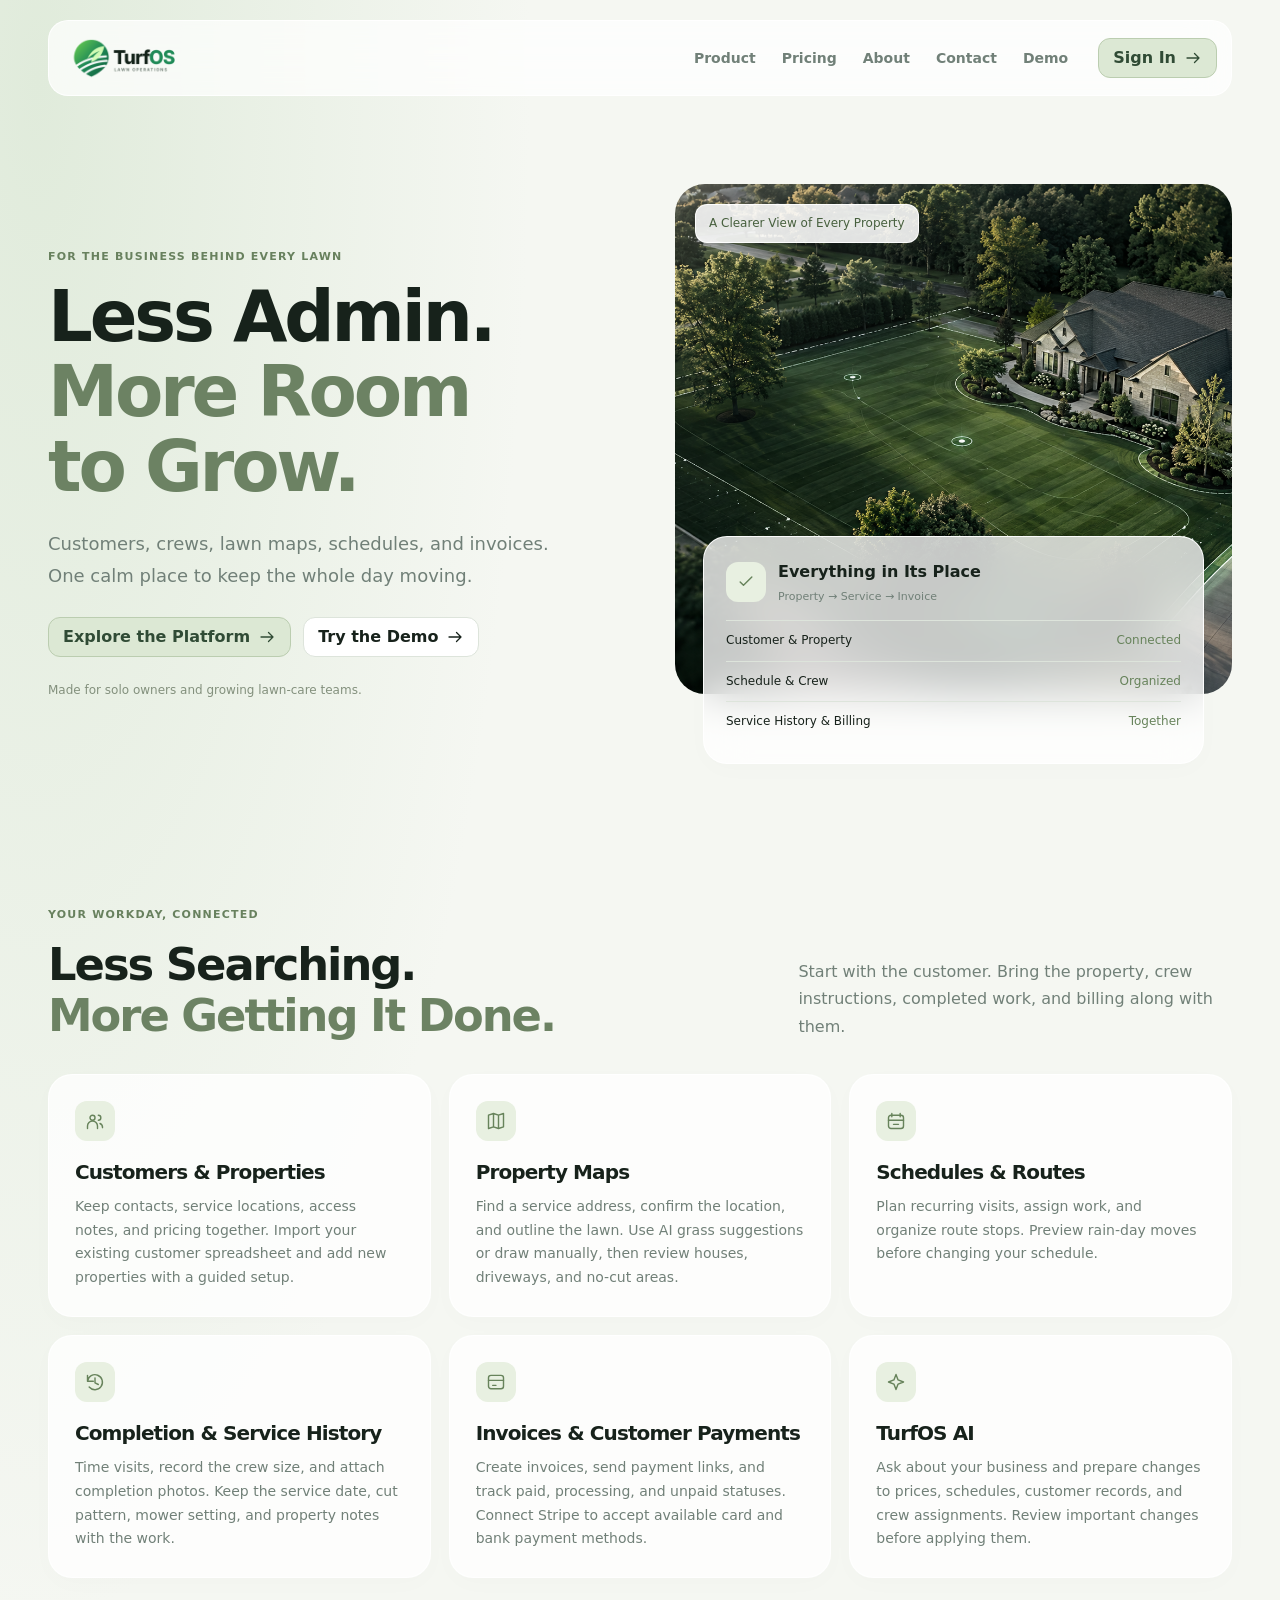
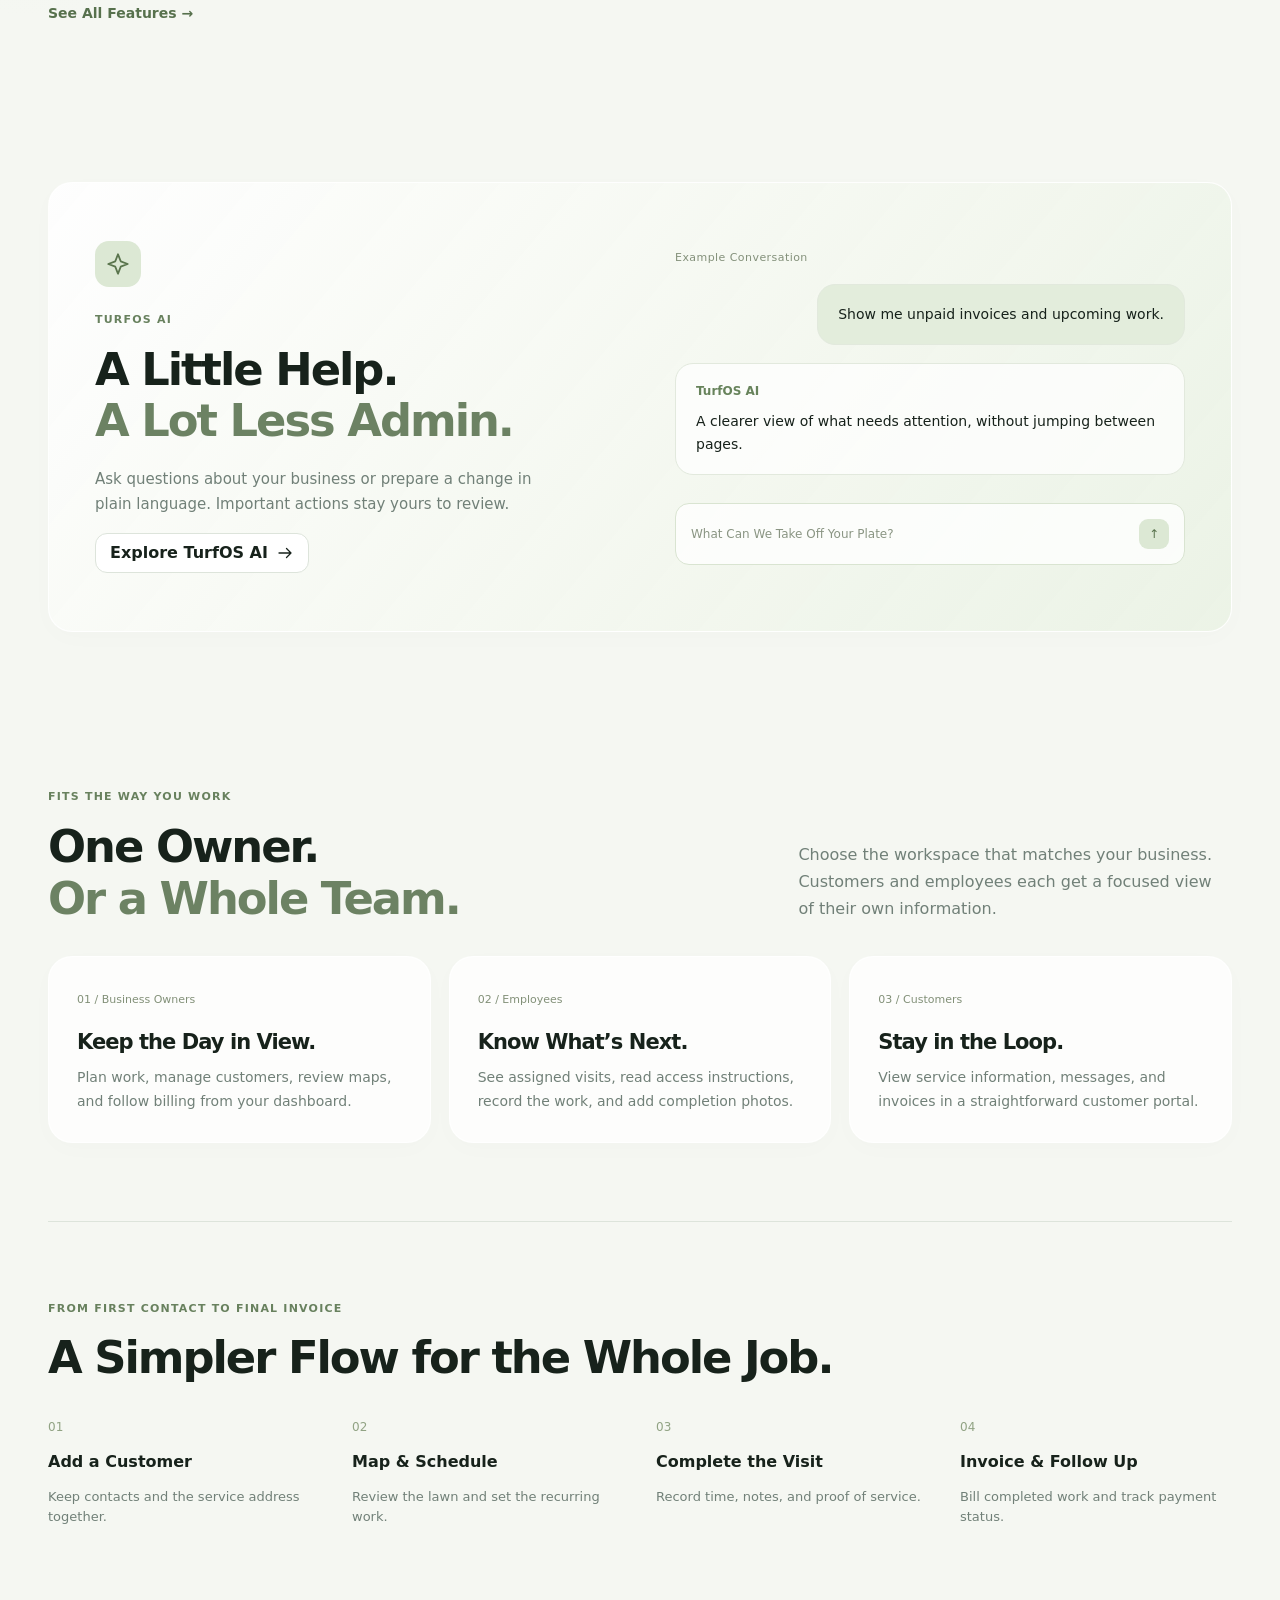
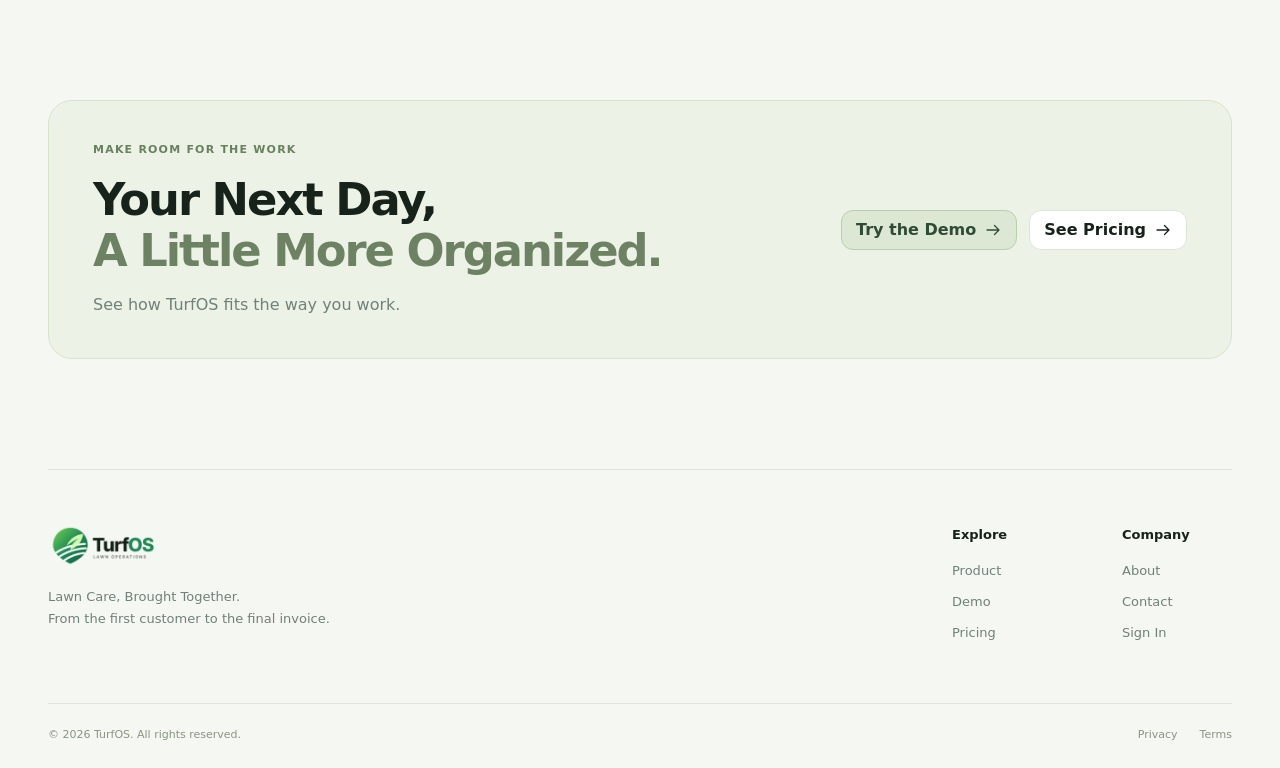
<file: index.html>
<!doctype html>
<html lang="en"><head><meta charset="utf-8"><meta name="viewport" content="width=device-width,initial-scale=1"><meta name="theme-color" content="#F5F7F2"><title>TurfOS — Lawn Care, Brought Together</title><meta name="description" content="TurfOS brings customers, lawn maps, crews, recurring schedules, service records, AI assistance, and customer billing into one workspace."><link rel="icon" href="assets/icon-192.png"><link rel="stylesheet" href="styles/global.css?v=20261026-refresh"></head>
<body><a class="skip-link" href="#main">Skip to Content</a>
<header class="site-nav container"><a class="logo" href="index.html" aria-label="TurfOS Home"><img src="assets/turfos-logo.png" alt="TurfOS" width="160" height="64"></a><nav class="desktop-links" aria-label="Main Navigation"><a href="pages/product.html">Product</a><a href="pages/pricing.html">Pricing</a><a href="pages/about.html">About</a><a href="pages/contact.html">Contact</a><a href="pages/demo.html">Demo</a></nav><a class="button primary nav-signin" href="https://business.turfoperatingsystem.com">Sign In<svg viewBox="0 0 24 24" fill="none" stroke="currentColor" stroke-width="1.7" stroke-linecap="round" stroke-linejoin="round" aria-hidden="true"><path d="M4 12h16m-6-6 6 6-6 6"/></svg></a><button class="menu-toggle" type="button" aria-label="Open Navigation" aria-expanded="false" aria-controls="mobile-navigation"><svg viewBox="0 0 24 24" fill="none" stroke="currentColor" stroke-width="1.7" aria-hidden="true"><path d="M4 6h16M4 12h16M4 18h16"/></svg></button></header>
<nav class="mobile-navigation container" id="mobile-navigation" aria-label="Mobile Navigation" hidden><a href="pages/product.html">Product</a><a href="pages/pricing.html">Pricing</a><a href="pages/about.html">About</a><a href="pages/contact.html">Contact</a><a href="pages/demo.html">Demo</a><a class="button primary" href="https://business.turfoperatingsystem.com">Sign In<svg viewBox="0 0 24 24" fill="none" stroke="currentColor" stroke-width="1.7" stroke-linecap="round" stroke-linejoin="round" aria-hidden="true"><path d="M4 12h16m-6-6 6 6-6 6"/></svg></a></nav>
<main id="main"><section class="home-hero container"><div class="hero-copy"><p class="eyebrow">For the Business Behind Every Lawn</p><h1>Less Admin.<br><span>More Room<br>to Grow.</span></h1><p>Customers, crews, lawn maps, schedules, and invoices. One calm place to keep the whole day moving.</p><div class="actions"><a class="button primary" href="pages/product.html">Explore the Platform<svg viewBox="0 0 24 24" fill="none" stroke="currentColor" stroke-width="1.7" stroke-linecap="round" stroke-linejoin="round" aria-hidden="true"><path d="M4 12h16m-6-6 6 6-6 6"/></svg></a><a class="button secondary" href="pages/demo.html">Try the Demo<svg viewBox="0 0 24 24" fill="none" stroke="currentColor" stroke-width="1.7" stroke-linecap="round" stroke-linejoin="round" aria-hidden="true"><path d="M4 12h16m-6-6 6 6-6 6"/></svg></a></div><div class="hero-note">Made for solo owners and growing lawn-care teams.</div></div><div class="hero-scene"><img class="hero-photo" src="assets/hero-lawn.png" alt="Aerial view of a lawn and its surrounding property" width="960" height="960"><div class="scene-badge">A Clearer View of Every Property</div><div class="scene-card panel"><div class="scene-heading"><span class="icon-box"><svg viewBox="0 0 24 24" fill="none" stroke="currentColor" stroke-width="1.7" stroke-linecap="round" stroke-linejoin="round" aria-hidden="true"><path d="m5 12 4 4L19 6"/></svg></span><div><strong>Everything in Its Place</strong><span>Property → Service → Invoice</span></div></div><div class="scene-detail"><span>Customer & Property</span><span>Connected</span></div><div class="scene-detail"><span>Schedule & Crew</span><span>Organized</span></div><div class="scene-detail"><span>Service History & Billing</span><span>Together</span></div></div></div></section>
<section class="section container"><div class="section-heading"><div><p class="eyebrow">Your Workday, Connected</p><h2>Less Searching.<br><span>More Getting It Done.</span></h2></div><p>Start with the customer. Bring the property, crew instructions, completed work, and billing along with them.</p></div><div class="feature-grid"><article class="feature-card panel"><span class="feature-icon"><svg viewBox="0 0 24 24" fill="none" stroke="currentColor" stroke-width="1.7" stroke-linecap="round" stroke-linejoin="round" aria-hidden="true"><circle cx="9" cy="8" r="3"/><path d="M3 21v-3a6 6 0 0 1 12 0v3M16 5a3 3 0 0 1 0 6M18 15a5 5 0 0 1 3 5"/></svg></span><h3>Customers & Properties</h3><p>Keep contacts, service locations, access notes, and pricing together. Import your existing customer spreadsheet and add new properties with a guided setup.</p></article><article class="feature-card panel"><span class="feature-icon"><svg viewBox="0 0 24 24" fill="none" stroke="currentColor" stroke-width="1.7" stroke-linecap="round" stroke-linejoin="round" aria-hidden="true"><path d="m3 5 6-2 6 2 6-2v16l-6 2-6-2-6 2Zm6-2v16m6-14v16"/></svg></span><h3>Property Maps</h3><p>Find a service address, confirm the location, and outline the lawn. Use AI grass suggestions or draw manually, then review houses, driveways, and no-cut areas.</p></article><article class="feature-card panel"><span class="feature-icon"><svg viewBox="0 0 24 24" fill="none" stroke="currentColor" stroke-width="1.7" stroke-linecap="round" stroke-linejoin="round" aria-hidden="true"><rect x="3" y="5" width="18" height="16" rx="3"/><path d="M7 3v4m10-4v4M3 11h18m-12 5h6"/></svg></span><h3>Schedules & Routes</h3><p>Plan recurring visits, assign work, and organize route stops. Preview rain-day moves before changing your schedule.</p></article><article class="feature-card panel"><span class="feature-icon"><svg viewBox="0 0 24 24" fill="none" stroke="currentColor" stroke-width="1.7" stroke-linecap="round" stroke-linejoin="round" aria-hidden="true"><path d="M3 11a9 9 0 1 1 2 7M3 4v7h7m2-4v6l4 2"/></svg></span><h3>Completion & Service History</h3><p>Time visits, record the crew size, and attach completion photos. Keep the service date, cut pattern, mower setting, and property notes with the work.</p></article><article class="feature-card panel"><span class="feature-icon"><svg viewBox="0 0 24 24" fill="none" stroke="currentColor" stroke-width="1.7" stroke-linecap="round" stroke-linejoin="round" aria-hidden="true"><rect x="3" y="4" width="18" height="16" rx="3"/><path d="M3 10h18m-13 6h4"/></svg></span><h3>Invoices & Customer Payments</h3><p>Create invoices, send payment links, and track paid, processing, and unpaid statuses. Connect Stripe to accept available card and bank payment methods.</p></article><article class="feature-card panel"><span class="feature-icon"><svg viewBox="0 0 24 24" fill="none" stroke="currentColor" stroke-width="1.7" stroke-linecap="round" stroke-linejoin="round" aria-hidden="true"><path d="m12 3 2.5 6.5L21 12l-6.5 2.5L12 21l-2.5-6.5L3 12l6.5-2.5Z"/></svg></span><h3>TurfOS AI</h3><p>Ask about your business and prepare changes to prices, schedules, customer records, and crew assignments. Review important changes before applying them.</p></article></div><a class="text-link" href="pages/product.html">See All Features →</a></section>
<section class="section container"><div class="ai-feature panel"><div class="ai-feature-copy"><span class="ai-spark"><svg viewBox="0 0 24 24" fill="none" stroke="currentColor" stroke-width="1.7" stroke-linecap="round" stroke-linejoin="round" aria-hidden="true"><path d="m12 3 2.5 6.5L21 12l-6.5 2.5L12 21l-2.5-6.5L3 12l6.5-2.5Z"/></svg></span><p class="eyebrow">TurfOS AI</p><h2>A Little Help.<br><span>A Lot Less Admin.</span></h2><p>Ask questions about your business or prepare a change in plain language. Important actions stay yours to review.</p><a class="button secondary" href="pages/product.html#turfos-ai">Explore TurfOS AI<svg viewBox="0 0 24 24" fill="none" stroke="currentColor" stroke-width="1.7" stroke-linecap="round" stroke-linejoin="round" aria-hidden="true"><path d="M4 12h16m-6-6 6 6-6 6"/></svg></a></div><div class="conversation" aria-label="Example AI conversation"><span class="sample-label">Example Conversation</span><div class="chat user">Show me unpaid invoices and upcoming work.</div><div class="chat assistant"><span>TurfOS AI</span>A clearer view of what needs attention, without jumping between pages.</div><div class="sample-compose">What Can We Take Off Your Plate?<span>↑</span></div></div></div></section>
<section class="section container"><div class="section-heading"><div><p class="eyebrow">Fits the Way You Work</p><h2>One Owner.<br><span>Or a Whole Team.</span></h2></div><p>Choose the workspace that matches your business. Customers and employees each get a focused view of their own information.</p></div><div class="role-grid"><article class="panel role-card"><span>01 / Business Owners</span><h3>Keep the Day in View.</h3><p>Plan work, manage customers, review maps, and follow billing from your dashboard.</p></article><article class="panel role-card"><span>02 / Employees</span><h3>Know What’s Next.</h3><p>See assigned visits, read access instructions, record the work, and add completion photos.</p></article><article class="panel role-card"><span>03 / Customers</span><h3>Stay in the Loop.</h3><p>View service information, messages, and invoices in a straightforward customer portal.</p></article></div></section>
<section class="section container workflow-section"><p class="eyebrow">From First Contact to Final Invoice</p><h2>A Simpler Flow for the Whole Job.</h2><ol class="workflow"><li><b>01</b><strong>Add a Customer</strong><span>Keep contacts and the service address together.</span></li><li><b>02</b><strong>Map & Schedule</strong><span>Review the lawn and set the recurring work.</span></li><li><b>03</b><strong>Complete the Visit</strong><span>Record time, notes, and proof of service.</span></li><li><b>04</b><strong>Invoice & Follow Up</strong><span>Bill completed work and track payment status.</span></li></ol></section><section class="section container"><div class="closing-panel"><div><p class="eyebrow">Make Room for the Work</p><h2>Your Next Day,<br><span>A Little More Organized.</span></h2><p>See how TurfOS fits the way you work.</p></div><div class="actions"><a class="button primary" href="pages/demo.html">Try the Demo<svg viewBox="0 0 24 24" fill="none" stroke="currentColor" stroke-width="1.7" stroke-linecap="round" stroke-linejoin="round" aria-hidden="true"><path d="M4 12h16m-6-6 6 6-6 6"/></svg></a><a class="button secondary" href="pages/pricing.html">See Pricing<svg viewBox="0 0 24 24" fill="none" stroke="currentColor" stroke-width="1.7" stroke-linecap="round" stroke-linejoin="round" aria-hidden="true"><path d="M4 12h16m-6-6 6 6-6 6"/></svg></a></div></div></section></main>
<footer class="site-footer container"><div><a class="logo" href="index.html"><img src="assets/turfos-logo.png" alt="TurfOS" width="145" height="58" loading="lazy"></a><p>Lawn Care, Brought Together.<br>From the first customer to the final invoice.</p></div><div class="footer-column"><h2>Explore</h2><a href="pages/product.html">Product</a><a href="pages/demo.html">Demo</a><a href="pages/pricing.html">Pricing</a></div><div class="footer-column"><h2>Company</h2><a href="pages/about.html">About</a><a href="pages/contact.html">Contact</a><a href="https://business.turfoperatingsystem.com">Sign In</a></div><div class="footer-bottom"><span>© 2026 TurfOS. All rights reserved.</span><div><a href="https://business.turfoperatingsystem.com/pages/privacy.html">Privacy</a><a href="https://business.turfoperatingsystem.com/pages/terms.html">Terms</a></div></div></footer><script src="scripts/script.js?v=20261026-refresh"></script></body></html>
</file>
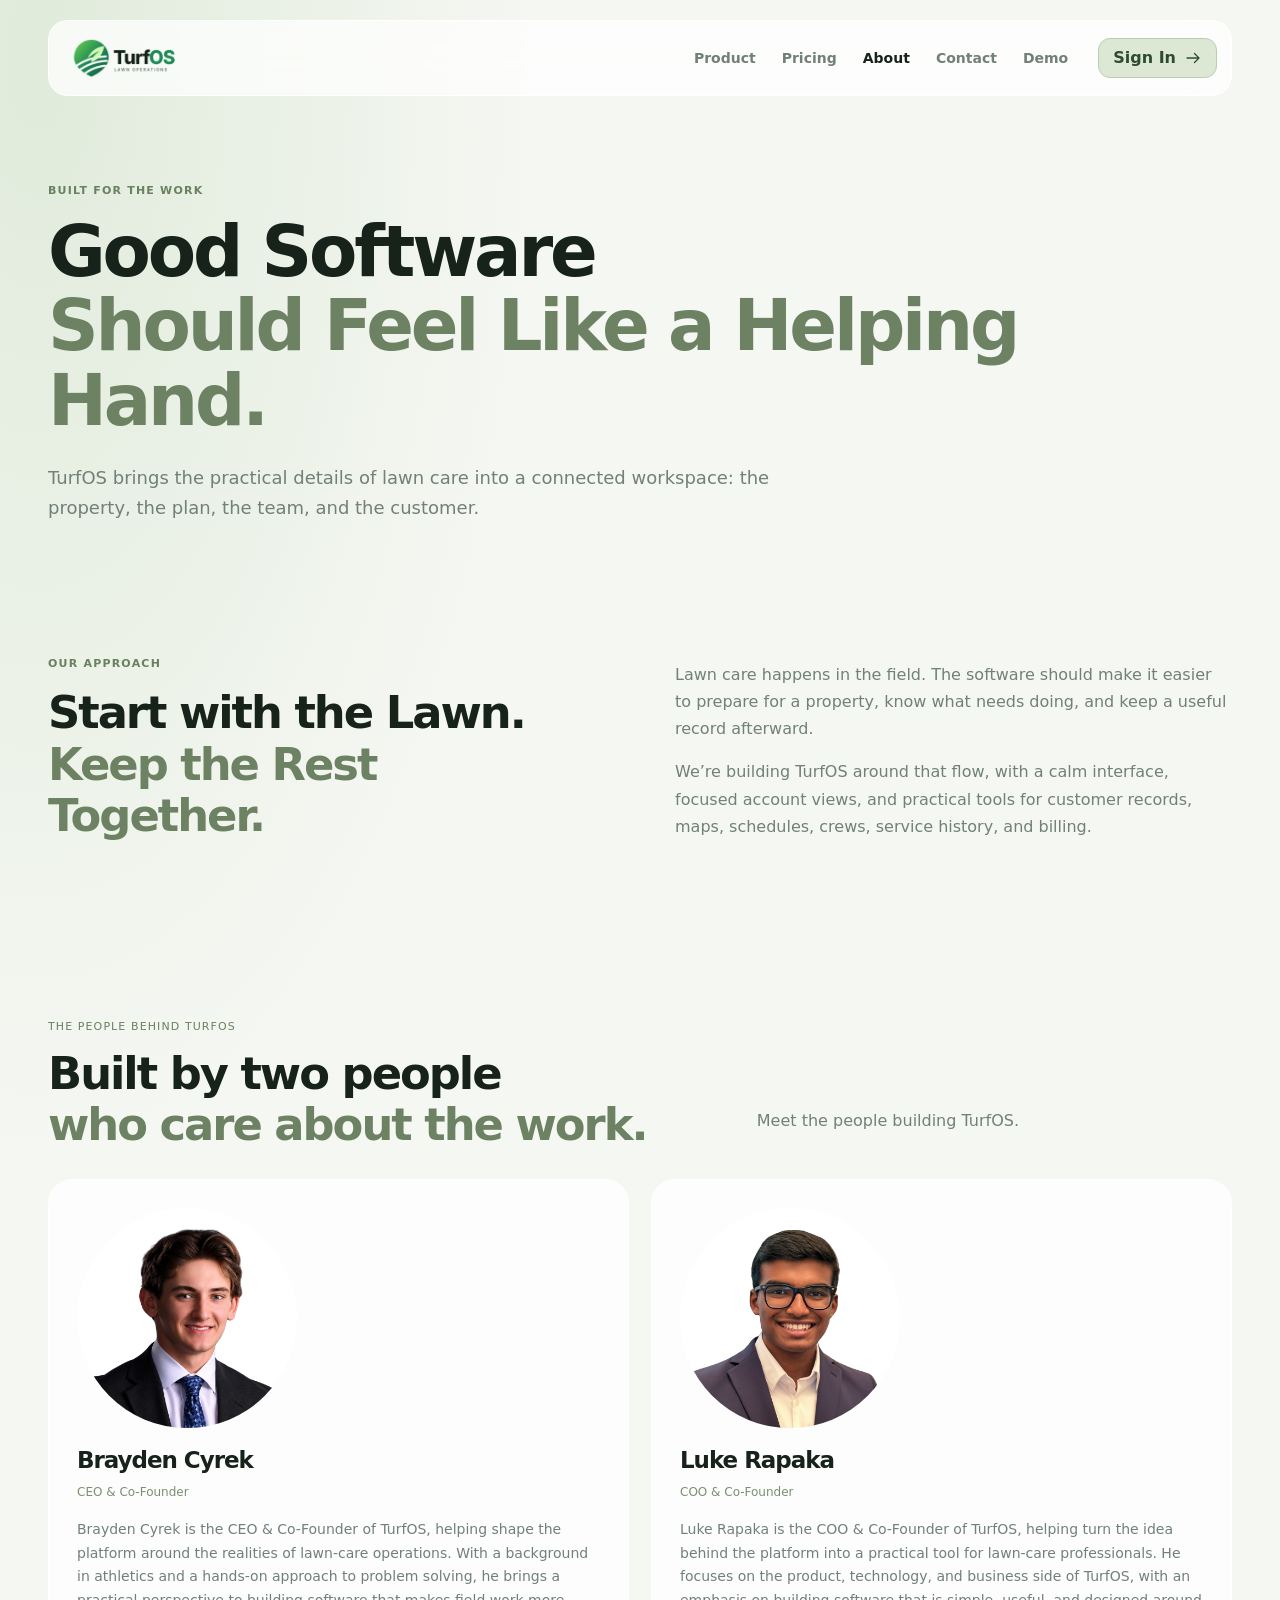
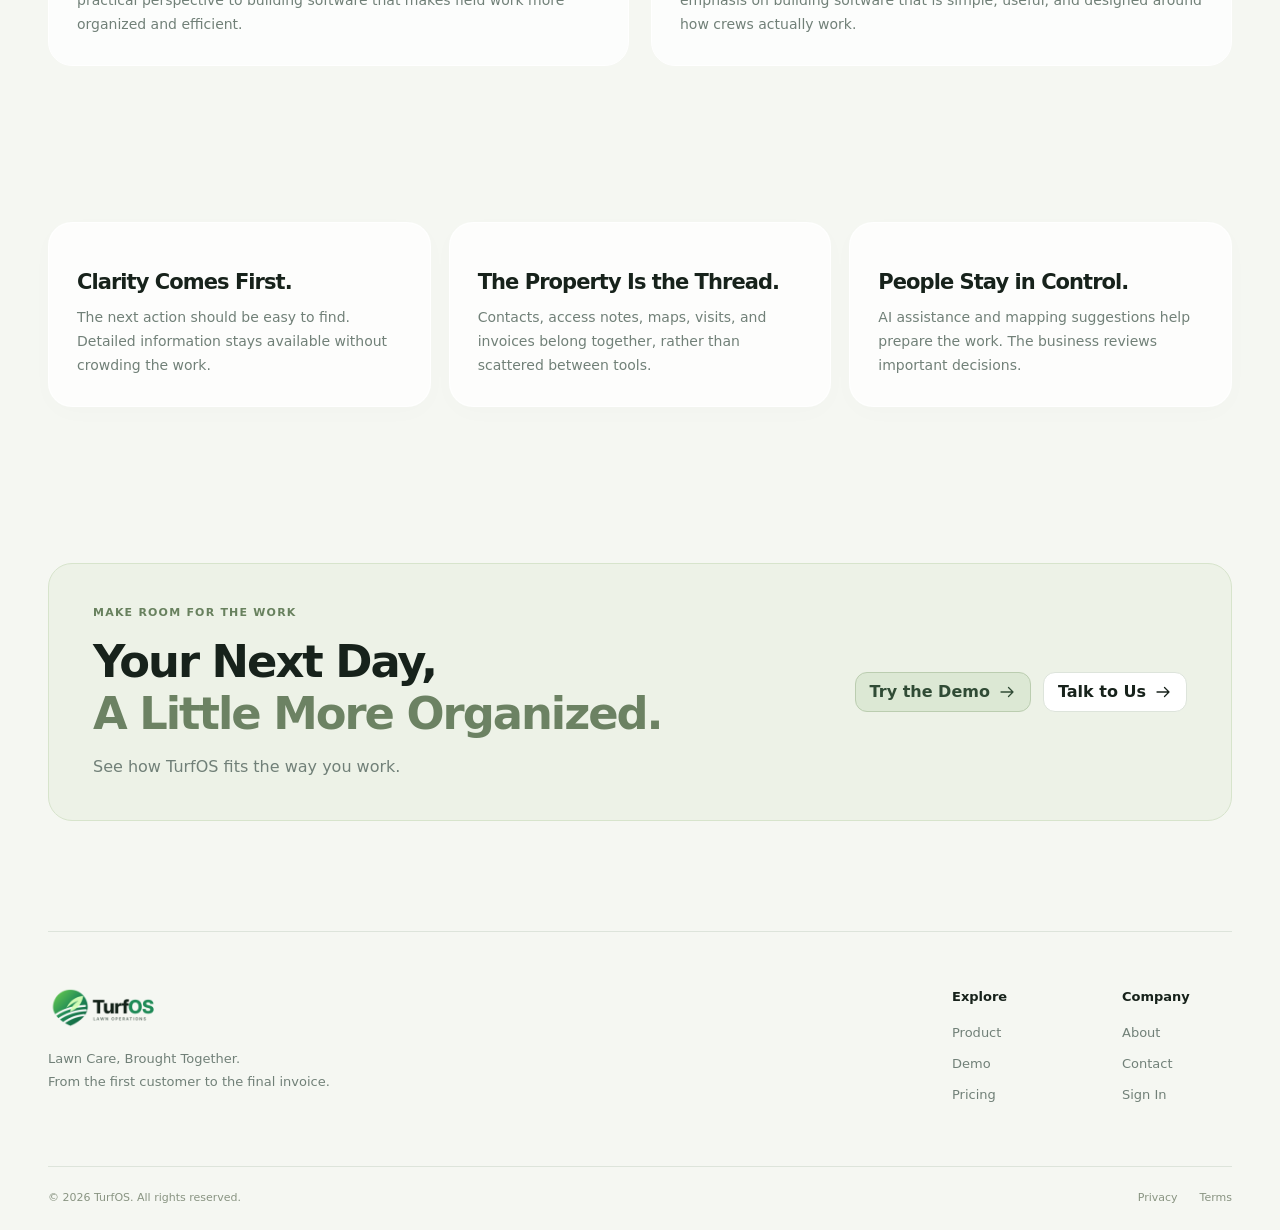
<file: pages/about.html>
<!doctype html>
<html lang="en"><head><meta charset="utf-8"><meta name="viewport" content="width=device-width,initial-scale=1"><meta name="theme-color" content="#F5F7F2"><title>About — TurfOS</title><meta name="description" content="Meet the people behind TurfOS and the practical approach to a calmer lawn-care business workspace."><link rel="icon" href="../assets/icon-192.png"><link rel="stylesheet" href="../styles/global.css?v=20261027-portraits"></head>
<body><a class="skip-link" href="#main">Skip to Content</a>
<header class="site-nav container"><a class="logo" href="../index.html" aria-label="TurfOS Home"><img src="../assets/turfos-logo.png" alt="TurfOS" width="160" height="64"></a><nav class="desktop-links" aria-label="Main Navigation"><a href="product.html">Product</a><a href="pricing.html">Pricing</a><a href="about.html" aria-current="page">About</a><a href="contact.html">Contact</a><a href="demo.html">Demo</a></nav><a class="button primary nav-signin" href="https://business.turfoperatingsystem.com">Sign In<svg viewBox="0 0 24 24" fill="none" stroke="currentColor" stroke-width="1.7" stroke-linecap="round" stroke-linejoin="round" aria-hidden="true"><path d="M4 12h16m-6-6 6 6-6 6"/></svg></a><button class="menu-toggle" type="button" aria-label="Open Navigation" aria-expanded="false" aria-controls="mobile-navigation"><svg viewBox="0 0 24 24" fill="none" stroke="currentColor" stroke-width="1.7" aria-hidden="true"><path d="M4 6h16M4 12h16M4 18h16"/></svg></button></header>
<nav class="mobile-navigation container" id="mobile-navigation" aria-label="Mobile Navigation" hidden><a href="product.html">Product</a><a href="pricing.html">Pricing</a><a href="about.html" aria-current="page">About</a><a href="contact.html">Contact</a><a href="demo.html">Demo</a><a class="button primary" href="https://business.turfoperatingsystem.com">Sign In<svg viewBox="0 0 24 24" fill="none" stroke="currentColor" stroke-width="1.7" stroke-linecap="round" stroke-linejoin="round" aria-hidden="true"><path d="M4 12h16m-6-6 6 6-6 6"/></svg></a></nav>
<main id="main"><section class="page-intro container"><p class="eyebrow">Built for the Work</p><h1>Good Software<br><span>Should Feel Like a Helping Hand.</span></h1><p class="intro-copy">TurfOS brings the practical details of lawn care into a connected workspace: the property, the plan, the team, and the customer.</p></section><section class="section container"><div class="two-column"><div><p class="eyebrow">Our Approach</p><h2>Start with the Lawn.<br><span>Keep the Rest Together.</span></h2></div><div><p>Lawn care happens in the field. The software should make it easier to prepare for a property, know what needs doing, and keep a useful record afterward.</p><p>We’re building TurfOS around that flow, with a calm interface, focused account views, and practical tools for customer records, maps, schedules, crews, service history, and billing.</p></div></div></section><section class="section container team-section">
      <div class="section-label">THE PEOPLE BEHIND TURFOS</div>
      <div class="team-heading">
        <h2>Built by two people<br><span>who care about the work.</span></h2>
        <p>Meet the people building TurfOS.</p>
      </div>
      <div class="team-grid">
        <article class="team-card glass">
          <div class="team-avatar">
            <img src="../assets/brayden.png" alt="Brayden Cyrek">
          </div>
          <h3>Brayden Cyrek</h3>
          <p class="team-role">CEO & Co-Founder</p>
          <p class="team-bio">Brayden Cyrek is the CEO & Co-Founder of TurfOS, helping shape the platform around the realities of lawn-care operations. With a background in athletics and a hands-on approach to problem solving, he brings a practical perspective to building software that makes field work more organized and efficient.</p>
        </article>
        <article class="team-card glass">
          <div class="team-avatar">
            <img src="../assets/luke.png" alt="Luke Rapaka">
          </div>
          <h3>Luke Rapaka</h3>
          <p class="team-role">COO & Co-Founder</p>
          <p class="team-bio">Luke Rapaka is the COO & Co-Founder of TurfOS, helping turn the idea behind the platform into a practical tool for lawn-care professionals. He focuses on the product, technology, and business side of TurfOS, with an emphasis on building software that is simple, useful, and designed around how crews actually work.</p>
        </article>
      </div>
    </section><section class="section container"><div class="role-grid"><article class="panel role-card"><h3>Clarity Comes First.</h3><p>The next action should be easy to find. Detailed information stays available without crowding the work.</p></article><article class="panel role-card"><h3>The Property Is the Thread.</h3><p>Contacts, access notes, maps, visits, and invoices belong together, rather than scattered between tools.</p></article><article class="panel role-card"><h3>People Stay in Control.</h3><p>AI assistance and mapping suggestions help prepare the work. The business reviews important decisions.</p></article></div></section><section class="section container"><div class="closing-panel"><div><p class="eyebrow">Make Room for the Work</p><h2>Your Next Day,<br><span>A Little More Organized.</span></h2><p>See how TurfOS fits the way you work.</p></div><div class="actions"><a class="button primary" href="demo.html">Try the Demo<svg viewBox="0 0 24 24" fill="none" stroke="currentColor" stroke-width="1.7" stroke-linecap="round" stroke-linejoin="round" aria-hidden="true"><path d="M4 12h16m-6-6 6 6-6 6"/></svg></a><a class="button secondary" href="contact.html">Talk to Us<svg viewBox="0 0 24 24" fill="none" stroke="currentColor" stroke-width="1.7" stroke-linecap="round" stroke-linejoin="round" aria-hidden="true"><path d="M4 12h16m-6-6 6 6-6 6"/></svg></a></div></div></section></main>
<footer class="site-footer container"><div><a class="logo" href="../index.html"><img src="../assets/turfos-logo.png" alt="TurfOS" width="145" height="58" loading="lazy"></a><p>Lawn Care, Brought Together.<br>From the first customer to the final invoice.</p></div><div class="footer-column"><h2>Explore</h2><a href="product.html">Product</a><a href="demo.html">Demo</a><a href="pricing.html">Pricing</a></div><div class="footer-column"><h2>Company</h2><a href="about.html">About</a><a href="contact.html">Contact</a><a href="https://business.turfoperatingsystem.com">Sign In</a></div><div class="footer-bottom"><span>© 2026 TurfOS. All rights reserved.</span><div><a href="https://business.turfoperatingsystem.com/pages/privacy.html">Privacy</a><a href="https://business.turfoperatingsystem.com/pages/terms.html">Terms</a></div></div></footer><script src="../scripts/script.js?v=20261026-refresh"></script></body></html>
</file>
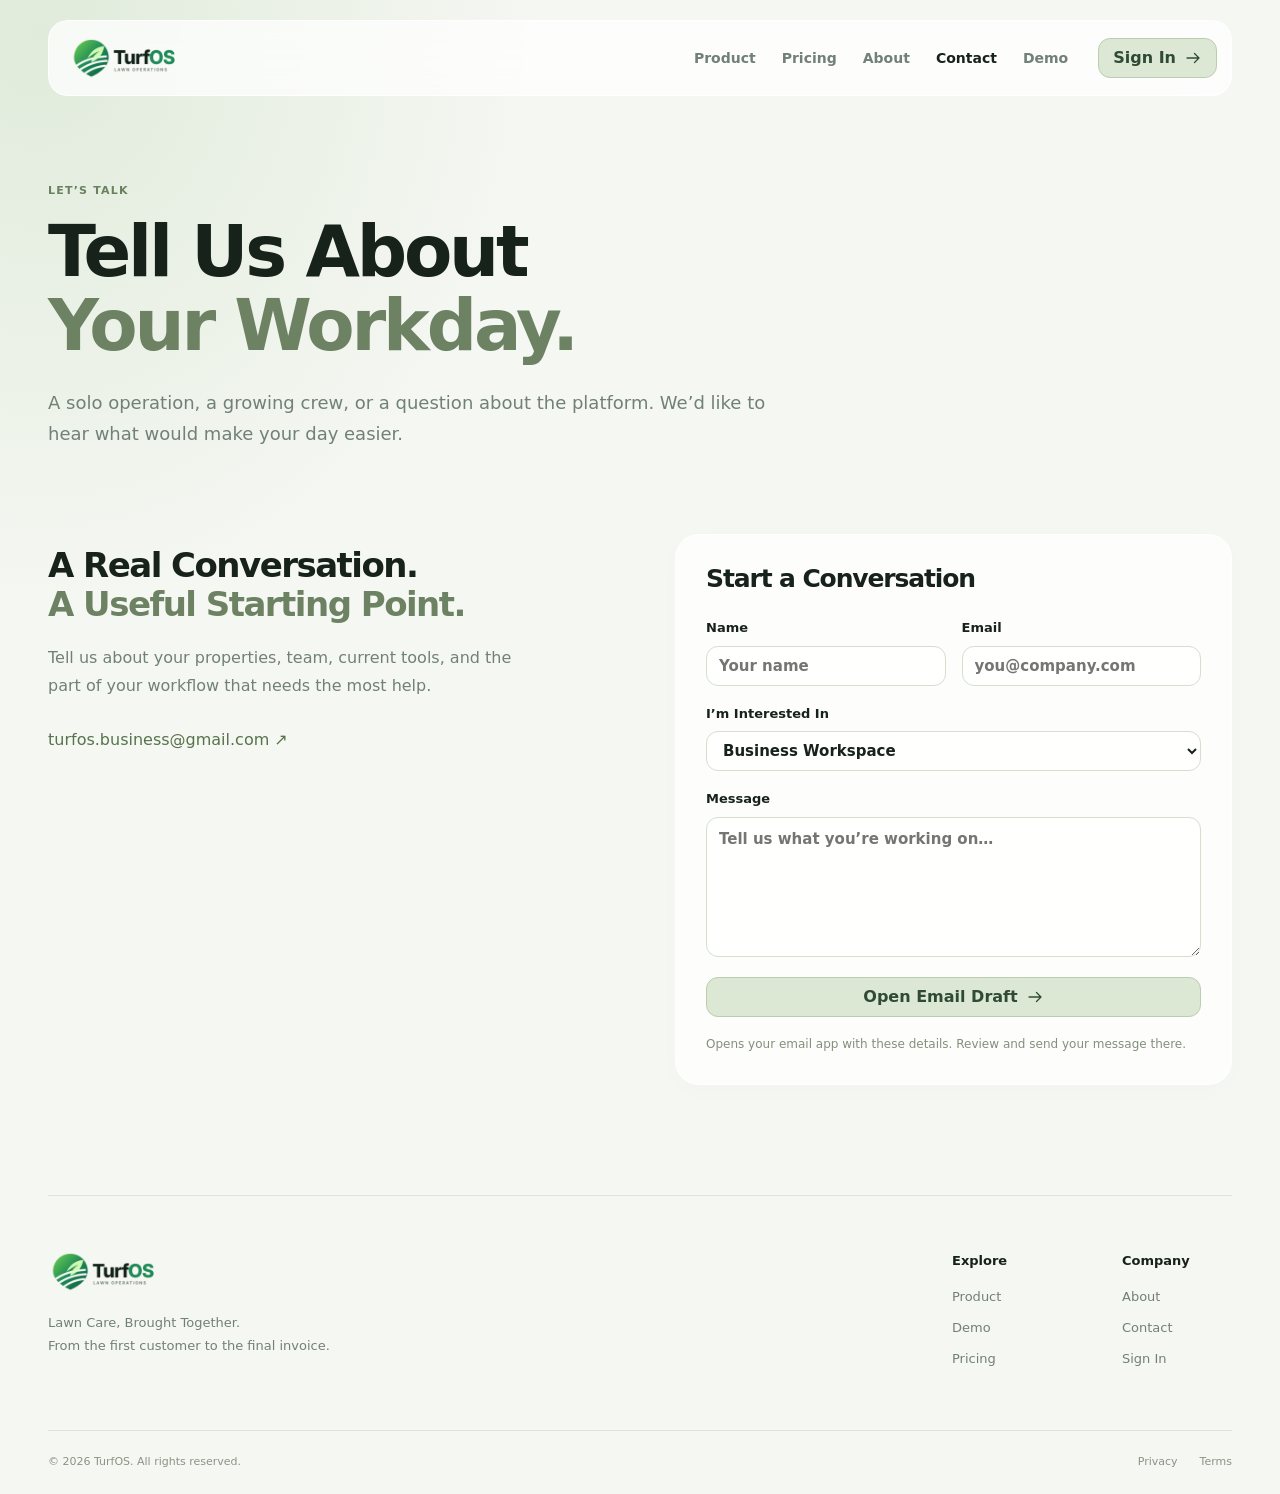
<file: pages/contact.html>
<!doctype html>
<html lang="en"><head><meta charset="utf-8"><meta name="viewport" content="width=device-width,initial-scale=1"><meta name="theme-color" content="#F5F7F2"><title>Contact — TurfOS</title><meta name="description" content="Talk with TurfOS about customers, schedules, maps, crews, AI assistance, or billing for your lawn-care business."><link rel="icon" href="../assets/icon-192.png"><link rel="stylesheet" href="../styles/global.css?v=20261026-refresh"></head>
<body><a class="skip-link" href="#main">Skip to Content</a>
<header class="site-nav container"><a class="logo" href="../index.html" aria-label="TurfOS Home"><img src="../assets/turfos-logo.png" alt="TurfOS" width="160" height="64"></a><nav class="desktop-links" aria-label="Main Navigation"><a href="product.html">Product</a><a href="pricing.html">Pricing</a><a href="about.html">About</a><a href="contact.html" aria-current="page">Contact</a><a href="demo.html">Demo</a></nav><a class="button primary nav-signin" href="https://business.turfoperatingsystem.com">Sign In<svg viewBox="0 0 24 24" fill="none" stroke="currentColor" stroke-width="1.7" stroke-linecap="round" stroke-linejoin="round" aria-hidden="true"><path d="M4 12h16m-6-6 6 6-6 6"/></svg></a><button class="menu-toggle" type="button" aria-label="Open Navigation" aria-expanded="false" aria-controls="mobile-navigation"><svg viewBox="0 0 24 24" fill="none" stroke="currentColor" stroke-width="1.7" aria-hidden="true"><path d="M4 6h16M4 12h16M4 18h16"/></svg></button></header>
<nav class="mobile-navigation container" id="mobile-navigation" aria-label="Mobile Navigation" hidden><a href="product.html">Product</a><a href="pricing.html">Pricing</a><a href="about.html">About</a><a href="contact.html" aria-current="page">Contact</a><a href="demo.html">Demo</a><a class="button primary" href="https://business.turfoperatingsystem.com">Sign In<svg viewBox="0 0 24 24" fill="none" stroke="currentColor" stroke-width="1.7" stroke-linecap="round" stroke-linejoin="round" aria-hidden="true"><path d="M4 12h16m-6-6 6 6-6 6"/></svg></a></nav>
<main id="main"><section class="page-intro container"><p class="eyebrow">Let’s Talk</p><h1>Tell Us About<br><span>Your Workday.</span></h1><p class="intro-copy">A solo operation, a growing crew, or a question about the platform. We’d like to hear what would make your day easier.</p></section><section class="section container contact-layout"><div class="contact-info"><h2>A Real Conversation.<br><span>A Useful Starting Point.</span></h2><p>Tell us about your properties, team, current tools, and the part of your workflow that needs the most help.</p><a class="email-link" href="mailto:turfos.business@gmail.com">turfos.business@gmail.com ↗</a></div><form class="panel contact-form" id="contact-form"><h2>Start a Conversation</h2><div class="form-pair"><label for="contact-name">Name<input id="contact-name" name="name" required autocomplete="name" placeholder="Your name"></label><label for="contact-email">Email<input id="contact-email" name="email" type="email" required autocomplete="email" placeholder="you@company.com"></label></div><label for="contact-interest">I’m Interested In<select id="contact-interest" name="interest"><option>Business Workspace</option><option>Employee Access</option><option>Customer Portal</option><option>TurfOS AI</option><option>Something Else</option></select></label><label for="contact-message">Message<textarea id="contact-message" name="message" rows="5" required placeholder="Tell us what you’re working on…"></textarea></label><button class="button primary" type="submit">Open Email Draft<svg viewBox="0 0 24 24" fill="none" stroke="currentColor" stroke-width="1.7" stroke-linecap="round" stroke-linejoin="round" aria-hidden="true"><path d="M4 12h16m-6-6 6 6-6 6"/></svg></button><p class="field-help">Opens your email app with these details. Review and send your message there.</p><p id="contact-status" class="form-status" role="status" hidden></p></form></section></main>
<footer class="site-footer container"><div><a class="logo" href="../index.html"><img src="../assets/turfos-logo.png" alt="TurfOS" width="145" height="58" loading="lazy"></a><p>Lawn Care, Brought Together.<br>From the first customer to the final invoice.</p></div><div class="footer-column"><h2>Explore</h2><a href="product.html">Product</a><a href="demo.html">Demo</a><a href="pricing.html">Pricing</a></div><div class="footer-column"><h2>Company</h2><a href="about.html">About</a><a href="contact.html">Contact</a><a href="https://business.turfoperatingsystem.com">Sign In</a></div><div class="footer-bottom"><span>© 2026 TurfOS. All rights reserved.</span><div><a href="https://business.turfoperatingsystem.com/pages/privacy.html">Privacy</a><a href="https://business.turfoperatingsystem.com/pages/terms.html">Terms</a></div></div></footer><script src="../scripts/script.js?v=20261026-refresh"></script></body></html>
</file>
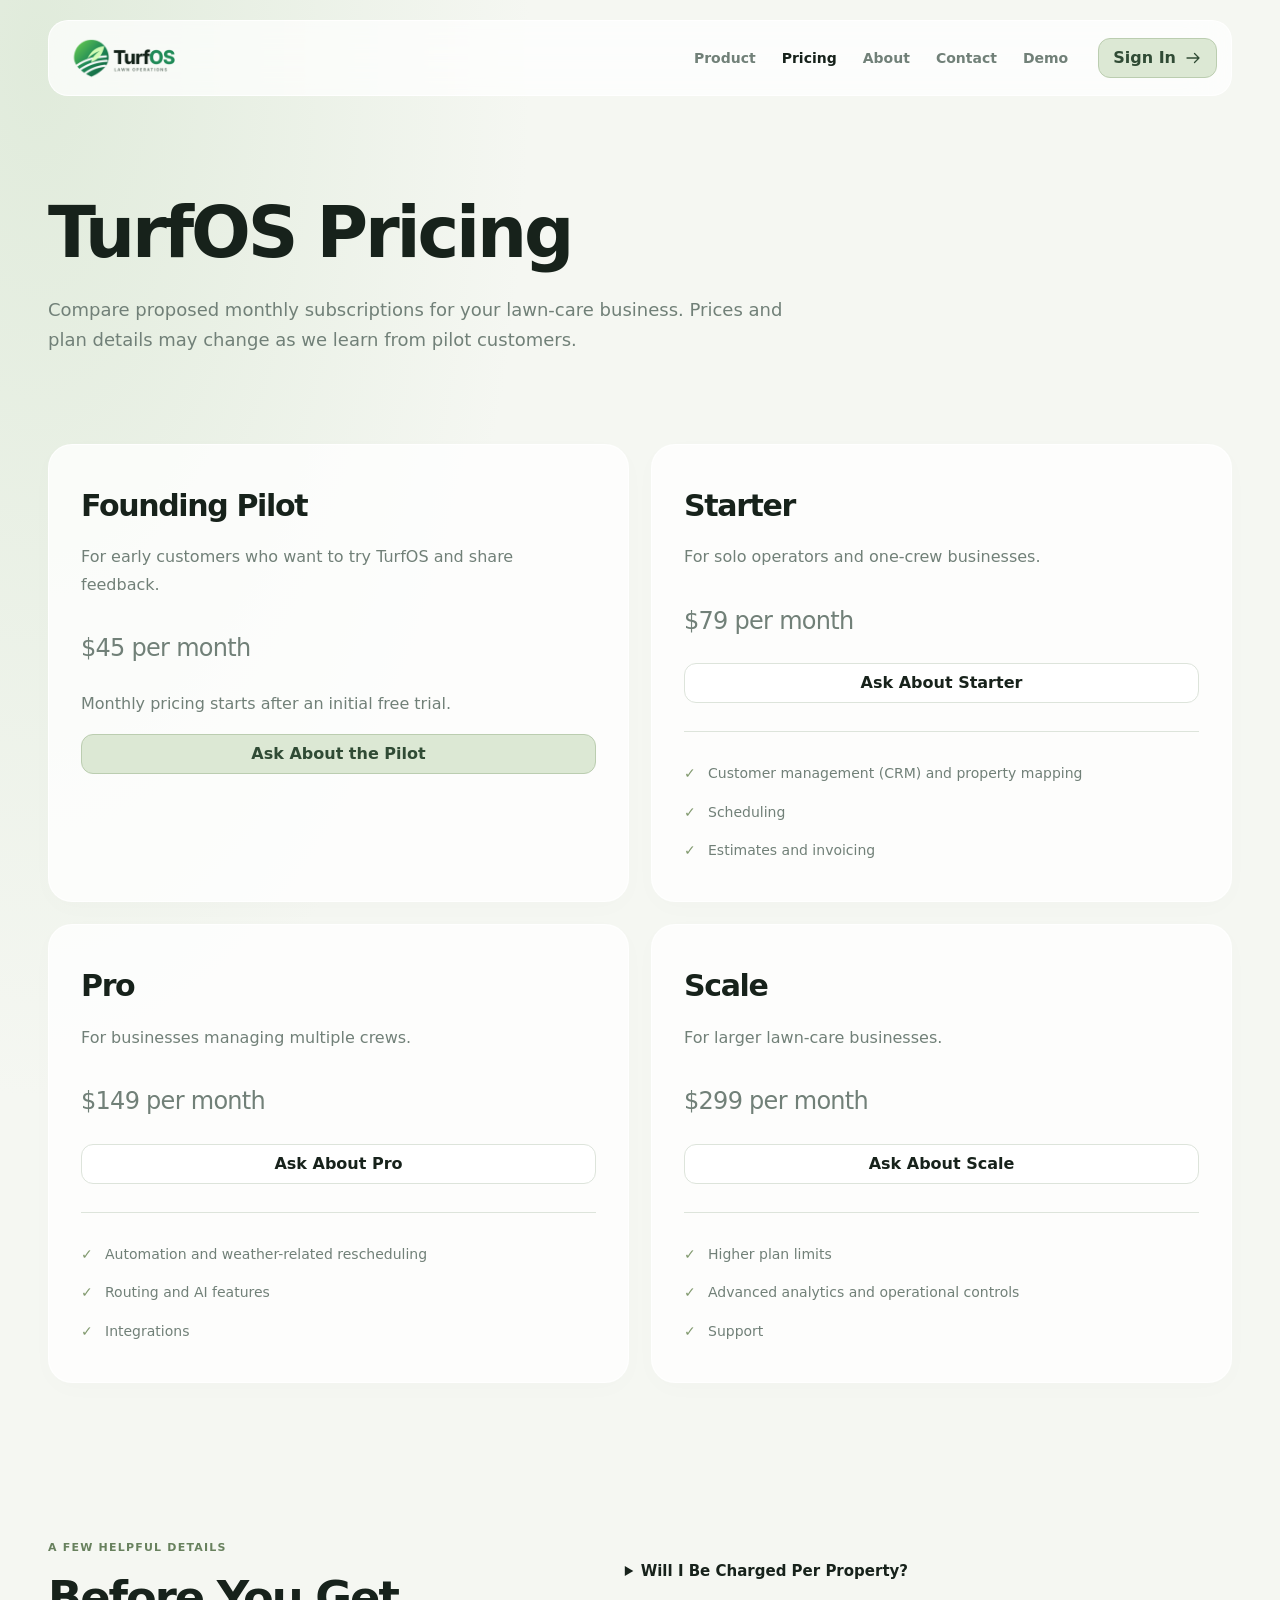
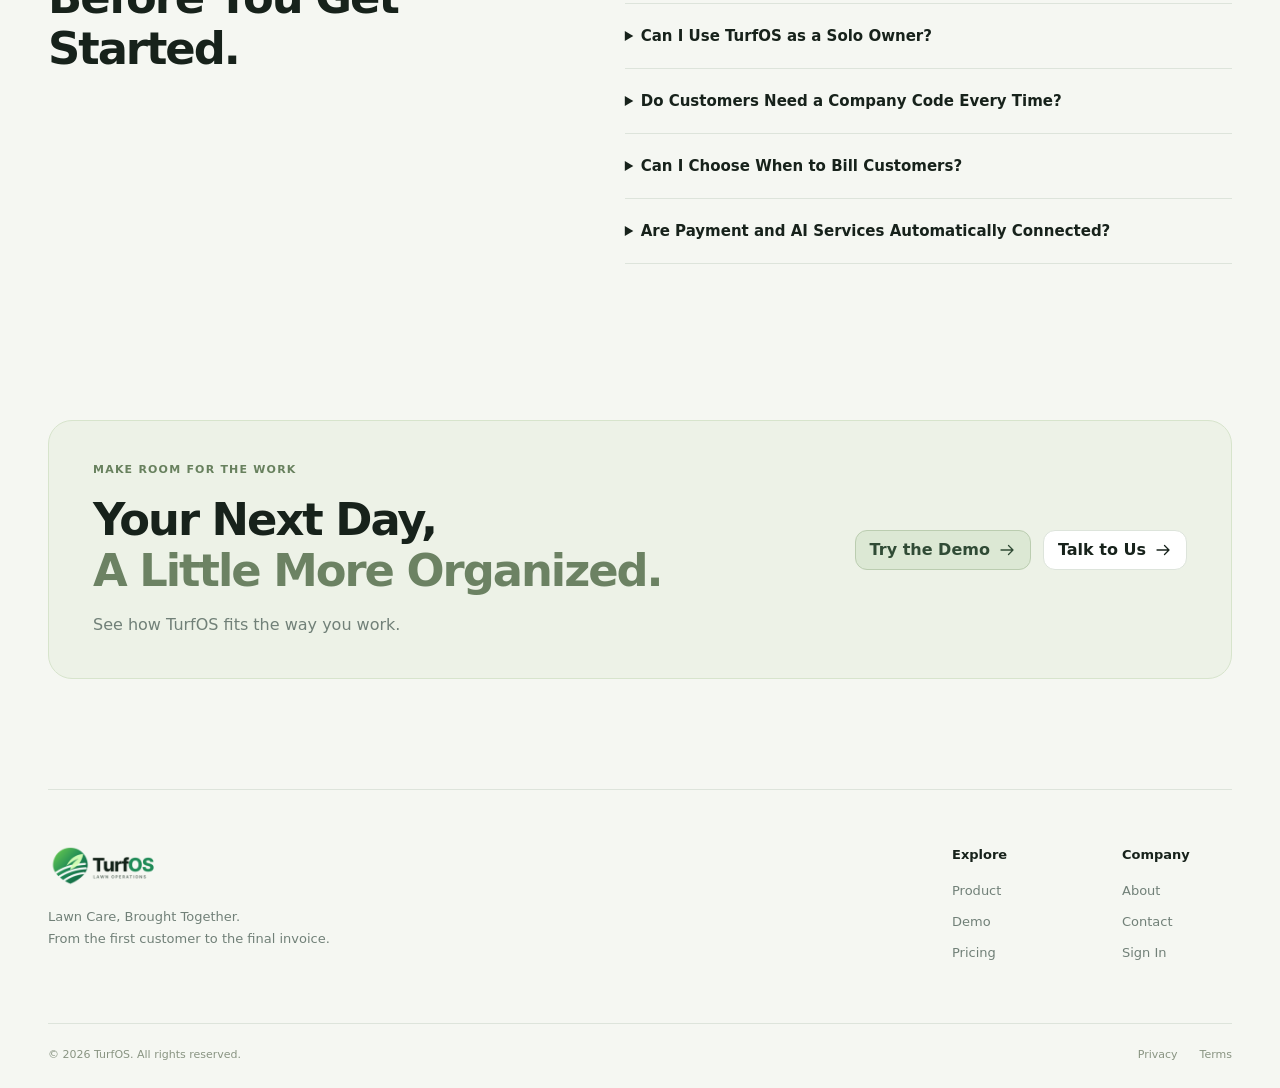
<file: pages/pricing.html>
<!doctype html>
<html lang="en"><head><meta charset="utf-8"><meta name="viewport" content="width=device-width,initial-scale=1"><meta name="theme-color" content="#F5F7F2"><title>Pricing — TurfOS</title><meta name="description" content="Compare proposed monthly TurfOS pricing for founding pilot customers, solo operators, and lawn-care businesses with crews."><link rel="icon" href="../assets/icon-192.png"><link rel="stylesheet" href="../styles/global.css?v=20261026-refresh"></head>
<body><a class="skip-link" href="#main">Skip to Content</a>
<header class="site-nav container"><a class="logo" href="../index.html" aria-label="TurfOS Home"><img src="../assets/turfos-logo.png" alt="TurfOS" width="160" height="64"></a><nav class="desktop-links" aria-label="Main Navigation"><a href="product.html">Product</a><a href="pricing.html" aria-current="page">Pricing</a><a href="about.html">About</a><a href="contact.html">Contact</a><a href="demo.html">Demo</a></nav><a class="button primary nav-signin" href="https://business.turfoperatingsystem.com">Sign In<svg viewBox="0 0 24 24" fill="none" stroke="currentColor" stroke-width="1.7" stroke-linecap="round" stroke-linejoin="round" aria-hidden="true"><path d="M4 12h16m-6-6 6 6-6 6"/></svg></a><button class="menu-toggle" type="button" aria-label="Open Navigation" aria-expanded="false" aria-controls="mobile-navigation"><svg viewBox="0 0 24 24" fill="none" stroke="currentColor" stroke-width="1.7" aria-hidden="true"><path d="M4 6h16M4 12h16M4 18h16"/></svg></button></header>
<nav class="mobile-navigation container" id="mobile-navigation" aria-label="Mobile Navigation" hidden><a href="product.html">Product</a><a href="pricing.html" aria-current="page">Pricing</a><a href="about.html">About</a><a href="contact.html">Contact</a><a href="demo.html">Demo</a><a class="button primary" href="https://business.turfoperatingsystem.com">Sign In<svg viewBox="0 0 24 24" fill="none" stroke="currentColor" stroke-width="1.7" stroke-linecap="round" stroke-linejoin="round" aria-hidden="true"><path d="M4 12h16m-6-6 6 6-6 6"/></svg></a></nav>
<main id="main">
<section class="page-intro container">
  <h1>TurfOS Pricing</h1>
  <p class="intro-copy">Compare proposed monthly subscriptions for your lawn-care business. Prices and plan details may change as we learn from pilot customers.</p>
</section>
<section class="section container pricing-grid" aria-label="Proposed TurfOS plans">
  <article class="panel plan-card">
    <h2>Founding Pilot</h2>
    <p>For early customers who want to try TurfOS and share feedback.</p>
    <p class="plan-price">$45 per month</p>
    <p>Monthly pricing starts after an initial free trial.</p>
    <a class="button primary" href="contact.html">Ask About the Pilot</a>
  </article>
  <article class="panel plan-card">
    <h2>Starter</h2>
    <p>For solo operators and one-crew businesses.</p>
    <p class="plan-price">$79 per month</p>
    <a class="button secondary" href="contact.html">Ask About Starter</a>
    <ul class="check-list">
      <li>Customer management (CRM) and property mapping</li>
      <li>Scheduling</li>
      <li>Estimates and invoicing</li>
    </ul>
  </article>
  <article class="panel plan-card">
    <h2>Pro</h2>
    <p>For businesses managing multiple crews.</p>
    <p class="plan-price">$149 per month</p>
    <a class="button secondary" href="contact.html">Ask About Pro</a>
    <ul class="check-list">
      <li>Automation and weather-related rescheduling</li>
      <li>Routing and AI features</li>
      <li>Integrations</li>
    </ul>
  </article>
  <article class="panel plan-card">
    <h2>Scale</h2>
    <p>For larger lawn-care businesses.</p>
    <p class="plan-price">$299 per month</p>
    <a class="button secondary" href="contact.html">Ask About Scale</a>
    <ul class="check-list">
      <li>Higher plan limits</li>
      <li>Advanced analytics and operational controls</li>
      <li>Support</li>
    </ul>
  </article>
</section>
<section class="section container faq-section"><div><p class="eyebrow">A Few Helpful Details</p><h2>Before You Get Started.</h2></div><div class="faq-list"><details><summary>Will I Be Charged Per Property?</summary><p>We plan to charge a monthly subscription per business during the early rollout, with no per-property fee.</p></details><details><summary>Can I Use TurfOS as a Solo Owner?</summary><p>Yes. The workspace supports owners who mow on their own, owners who mow alongside a team, and owners who manage crews.</p></details><details><summary>Do Customers Need a Company Code Every Time?</summary><p>No. Customers and employees sign in with email and password. The code or signup link is used when they join the business.</p></details><details><summary>Can I Choose When to Bill Customers?</summary><p>The platform supports billing after each service, weekly, every two weeks, or monthly. Scheduled email delivery needs to be configured.</p></details><details><summary>Are Payment and AI Services Automatically Connected?</summary><p>These services need setup. Ask about the configuration and any service charges that apply to your business.</p></details></div></section><section class="section container"><div class="closing-panel"><div><p class="eyebrow">Make Room for the Work</p><h2>Your Next Day,<br><span>A Little More Organized.</span></h2><p>See how TurfOS fits the way you work.</p></div><div class="actions"><a class="button primary" href="demo.html">Try the Demo<svg viewBox="0 0 24 24" fill="none" stroke="currentColor" stroke-width="1.7" stroke-linecap="round" stroke-linejoin="round" aria-hidden="true"><path d="M4 12h16m-6-6 6 6-6 6"/></svg></a><a class="button secondary" href="contact.html">Talk to Us<svg viewBox="0 0 24 24" fill="none" stroke="currentColor" stroke-width="1.7" stroke-linecap="round" stroke-linejoin="round" aria-hidden="true"><path d="M4 12h16m-6-6 6 6-6 6"/></svg></a></div></div></section></main>
<footer class="site-footer container"><div><a class="logo" href="../index.html"><img src="../assets/turfos-logo.png" alt="TurfOS" width="145" height="58" loading="lazy"></a><p>Lawn Care, Brought Together.<br>From the first customer to the final invoice.</p></div><div class="footer-column"><h2>Explore</h2><a href="product.html">Product</a><a href="demo.html">Demo</a><a href="pricing.html">Pricing</a></div><div class="footer-column"><h2>Company</h2><a href="about.html">About</a><a href="contact.html">Contact</a><a href="https://business.turfoperatingsystem.com">Sign In</a></div><div class="footer-bottom"><span>© 2026 TurfOS. All rights reserved.</span><div><a href="https://business.turfoperatingsystem.com/pages/privacy.html">Privacy</a><a href="https://business.turfoperatingsystem.com/pages/terms.html">Terms</a></div></div></footer><script src="../scripts/script.js?v=20261026-refresh"></script></body></html>
</file>
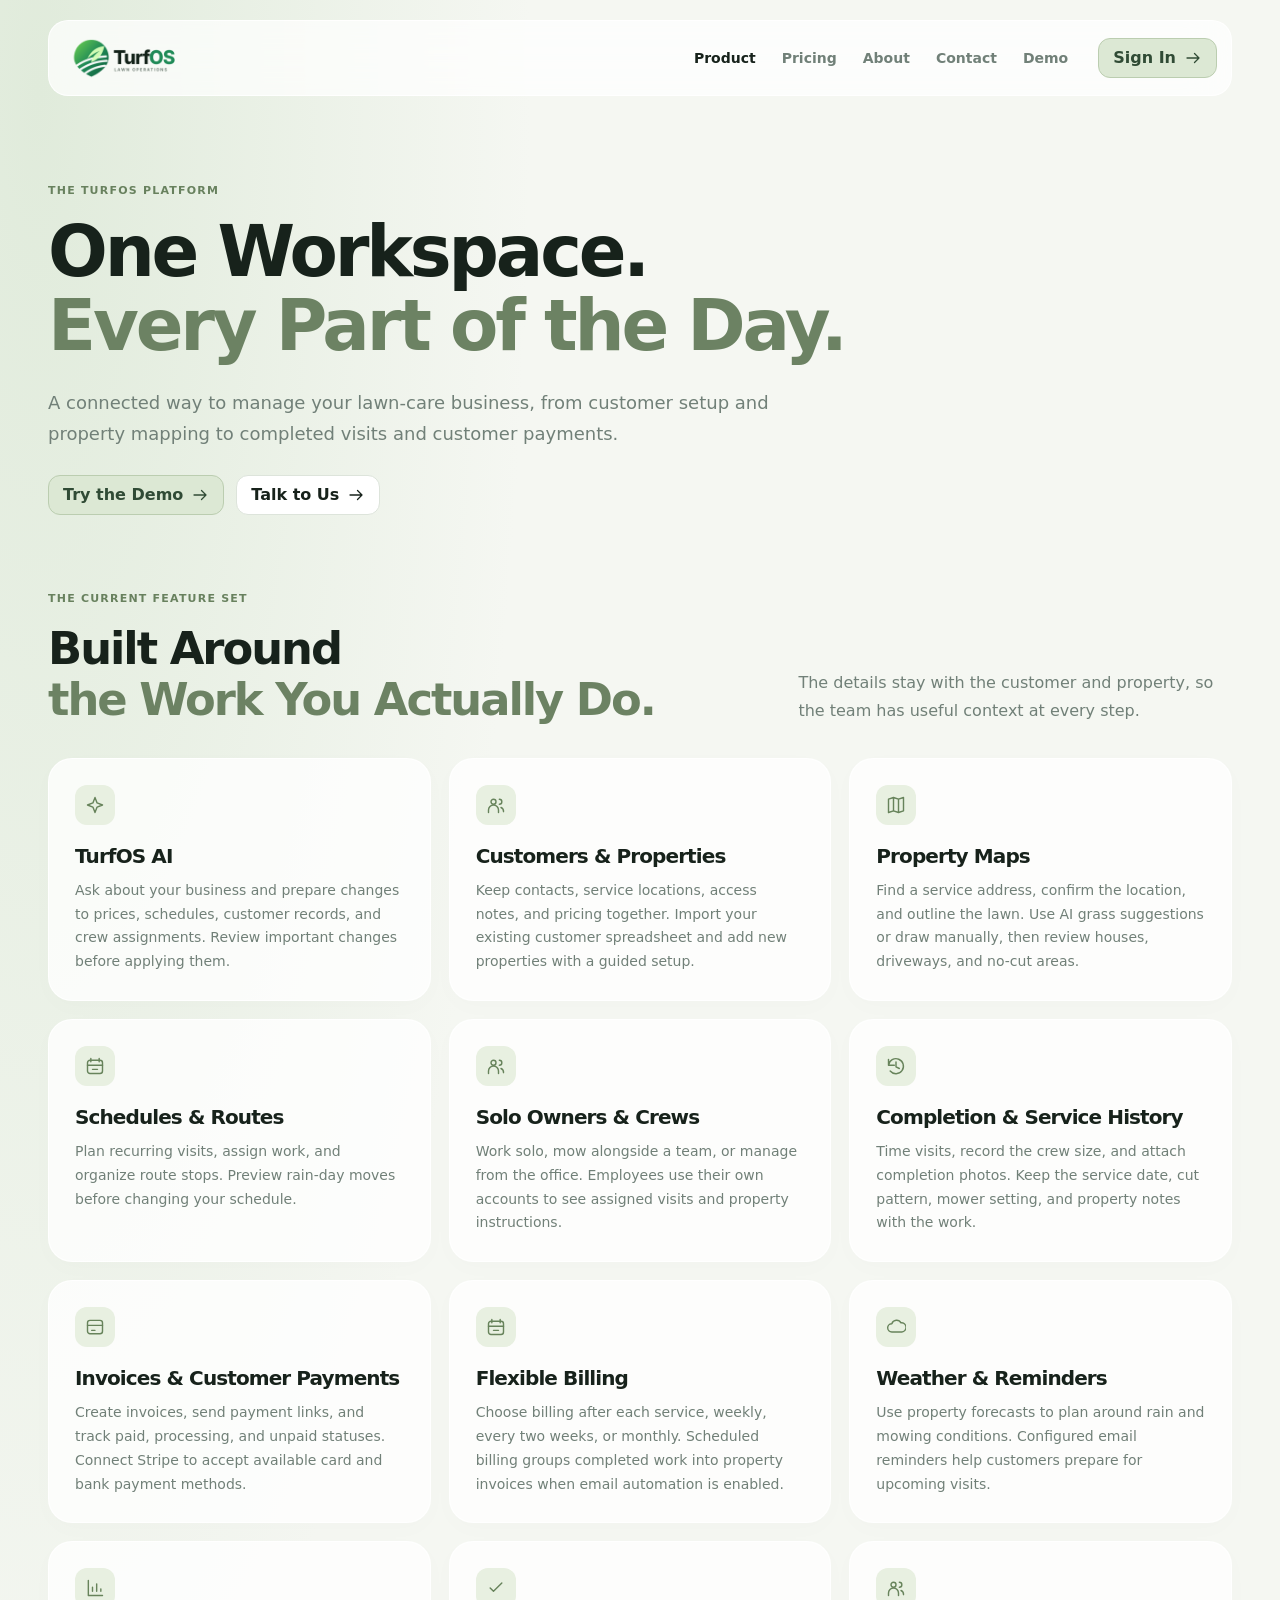
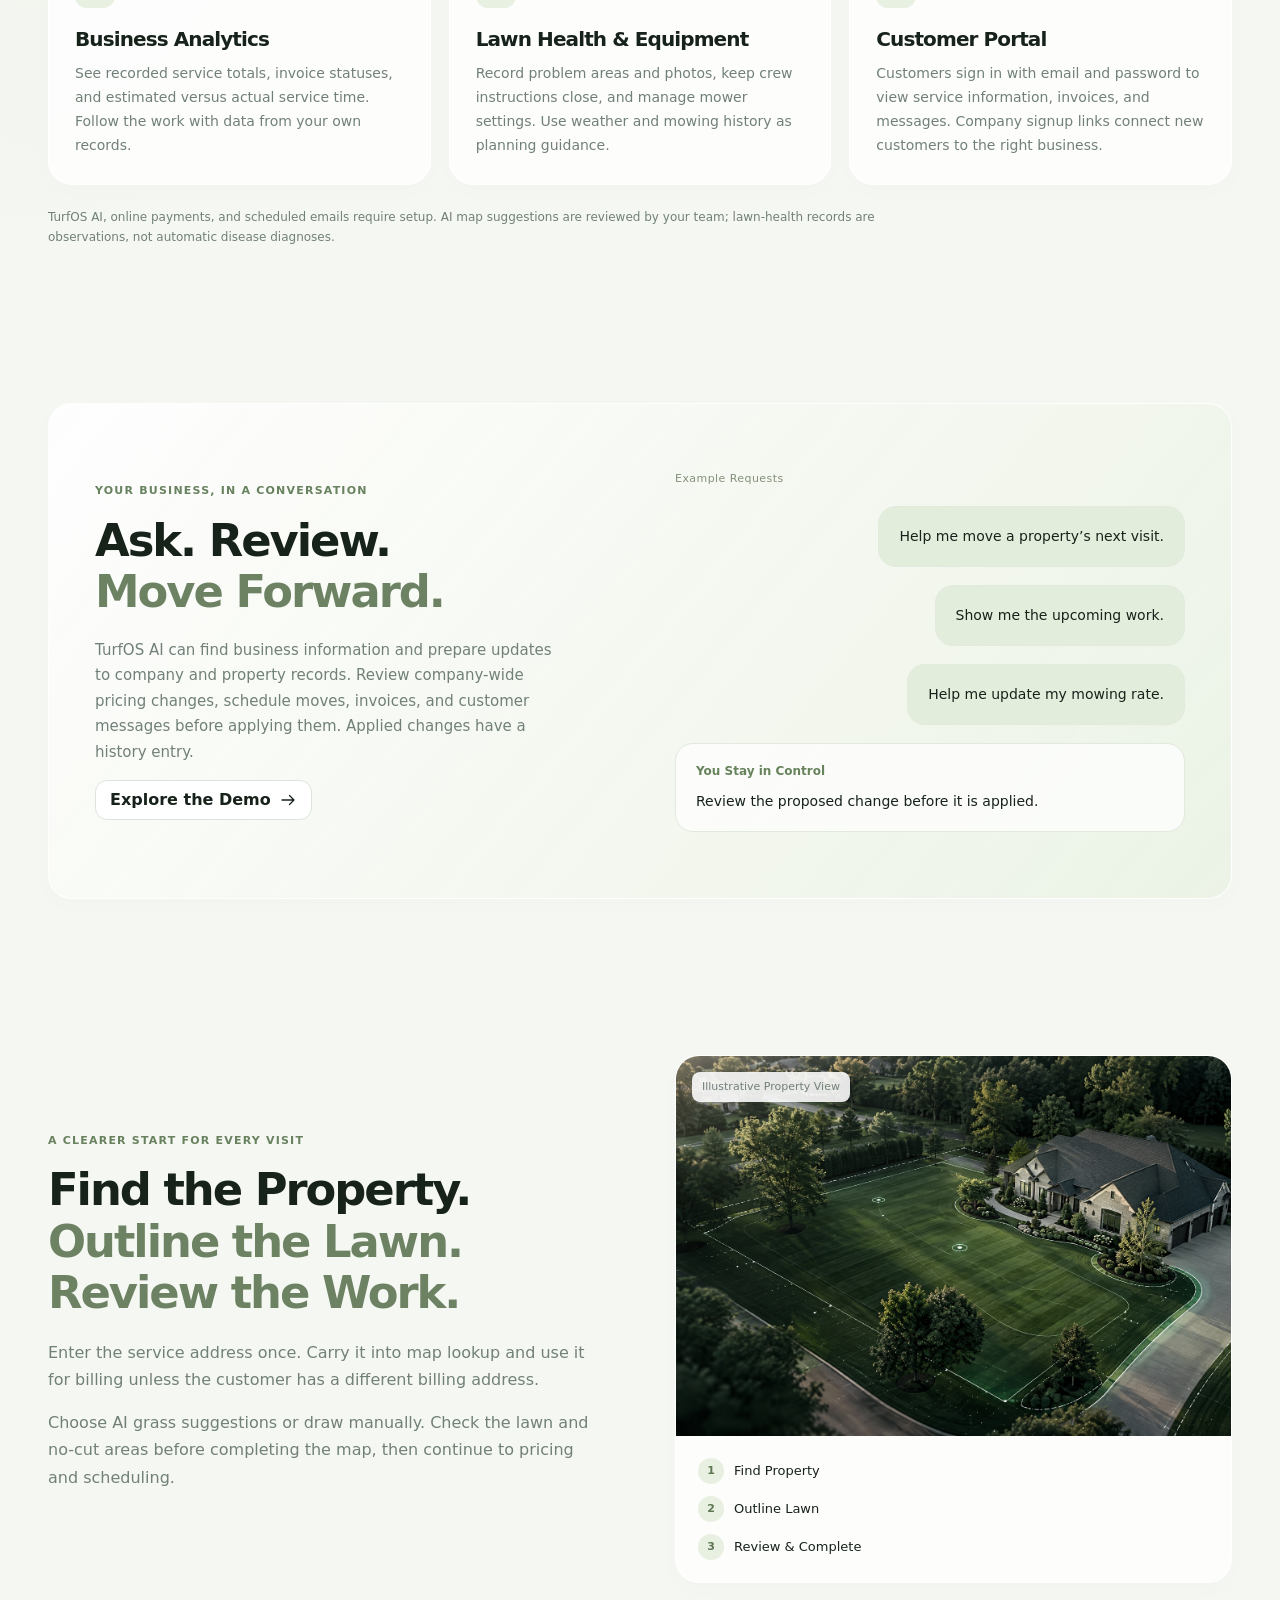
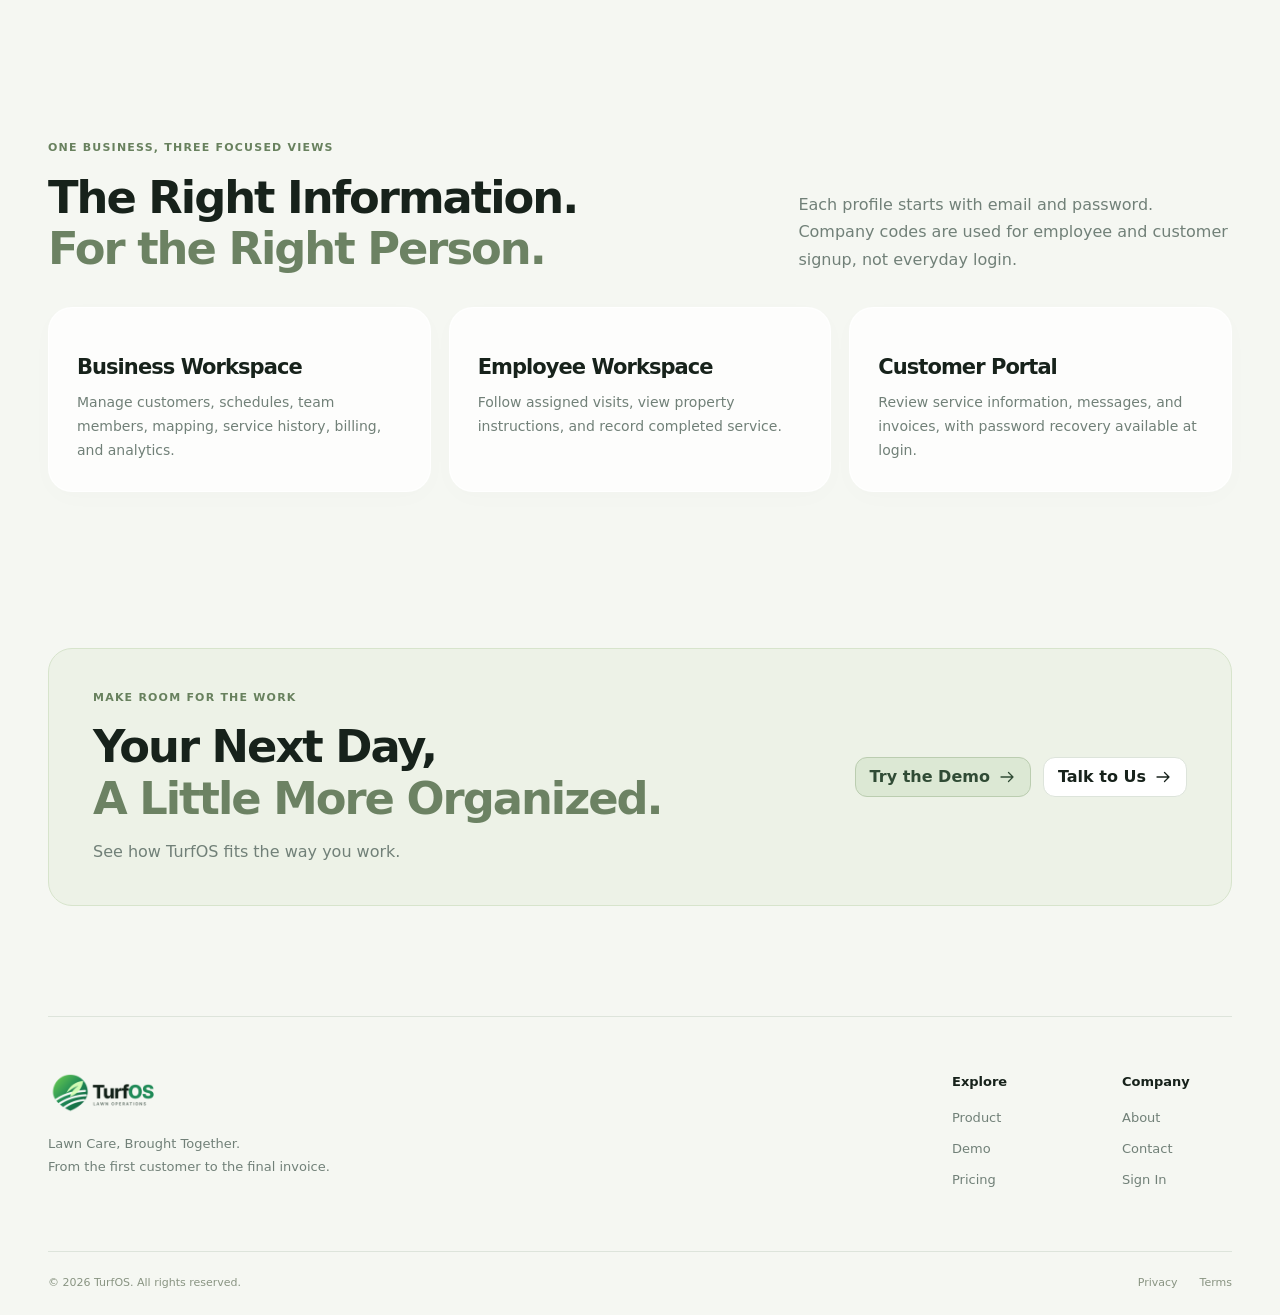
<file: pages/product.html>
<!doctype html>
<html lang="en"><head><meta charset="utf-8"><meta name="viewport" content="width=device-width,initial-scale=1"><meta name="theme-color" content="#F5F7F2"><title>Product — TurfOS</title><meta name="description" content="Explore TurfOS AI, customers, property maps, scheduling, crews, completion proof, flexible billing, online payments, and business analytics."><link rel="icon" href="../assets/icon-192.png"><link rel="stylesheet" href="../styles/global.css?v=20261026-refresh"></head>
<body><a class="skip-link" href="#main">Skip to Content</a>
<header class="site-nav container"><a class="logo" href="../index.html" aria-label="TurfOS Home"><img src="../assets/turfos-logo.png" alt="TurfOS" width="160" height="64"></a><nav class="desktop-links" aria-label="Main Navigation"><a href="product.html" aria-current="page">Product</a><a href="pricing.html">Pricing</a><a href="about.html">About</a><a href="contact.html">Contact</a><a href="demo.html">Demo</a></nav><a class="button primary nav-signin" href="https://business.turfoperatingsystem.com">Sign In<svg viewBox="0 0 24 24" fill="none" stroke="currentColor" stroke-width="1.7" stroke-linecap="round" stroke-linejoin="round" aria-hidden="true"><path d="M4 12h16m-6-6 6 6-6 6"/></svg></a><button class="menu-toggle" type="button" aria-label="Open Navigation" aria-expanded="false" aria-controls="mobile-navigation"><svg viewBox="0 0 24 24" fill="none" stroke="currentColor" stroke-width="1.7" aria-hidden="true"><path d="M4 6h16M4 12h16M4 18h16"/></svg></button></header>
<nav class="mobile-navigation container" id="mobile-navigation" aria-label="Mobile Navigation" hidden><a href="product.html" aria-current="page">Product</a><a href="pricing.html">Pricing</a><a href="about.html">About</a><a href="contact.html">Contact</a><a href="demo.html">Demo</a><a class="button primary" href="https://business.turfoperatingsystem.com">Sign In<svg viewBox="0 0 24 24" fill="none" stroke="currentColor" stroke-width="1.7" stroke-linecap="round" stroke-linejoin="round" aria-hidden="true"><path d="M4 12h16m-6-6 6 6-6 6"/></svg></a></nav>
<main id="main"><section class="page-intro container"><p class="eyebrow">The TurfOS Platform</p><h1>One Workspace.<br><span>Every Part of the Day.</span></h1><p class="intro-copy">A connected way to manage your lawn-care business, from customer setup and property mapping to completed visits and customer payments.</p><div class=actions><a class="button primary" href="demo.html">Try the Demo<svg viewBox="0 0 24 24" fill="none" stroke="currentColor" stroke-width="1.7" stroke-linecap="round" stroke-linejoin="round" aria-hidden="true"><path d="M4 12h16m-6-6 6 6-6 6"/></svg></a><a class="button secondary" href="contact.html">Talk to Us<svg viewBox="0 0 24 24" fill="none" stroke="currentColor" stroke-width="1.7" stroke-linecap="round" stroke-linejoin="round" aria-hidden="true"><path d="M4 12h16m-6-6 6 6-6 6"/></svg></a></div></section><section class="section container feature-directory" id="capabilities"><div class="section-heading"><div><p class="eyebrow">The Current Feature Set</p><h2>Built Around<br><span>the Work You Actually Do.</span></h2></div><p>The details stay with the customer and property, so the team has useful context at every step.</p></div><div class="feature-grid"><article class="feature-card panel"><span class="feature-icon"><svg viewBox="0 0 24 24" fill="none" stroke="currentColor" stroke-width="1.7" stroke-linecap="round" stroke-linejoin="round" aria-hidden="true"><path d="m12 3 2.5 6.5L21 12l-6.5 2.5L12 21l-2.5-6.5L3 12l6.5-2.5Z"/></svg></span><h3>TurfOS AI</h3><p>Ask about your business and prepare changes to prices, schedules, customer records, and crew assignments. Review important changes before applying them.</p></article><article class="feature-card panel"><span class="feature-icon"><svg viewBox="0 0 24 24" fill="none" stroke="currentColor" stroke-width="1.7" stroke-linecap="round" stroke-linejoin="round" aria-hidden="true"><circle cx="9" cy="8" r="3"/><path d="M3 21v-3a6 6 0 0 1 12 0v3M16 5a3 3 0 0 1 0 6M18 15a5 5 0 0 1 3 5"/></svg></span><h3>Customers & Properties</h3><p>Keep contacts, service locations, access notes, and pricing together. Import your existing customer spreadsheet and add new properties with a guided setup.</p></article><article class="feature-card panel"><span class="feature-icon"><svg viewBox="0 0 24 24" fill="none" stroke="currentColor" stroke-width="1.7" stroke-linecap="round" stroke-linejoin="round" aria-hidden="true"><path d="m3 5 6-2 6 2 6-2v16l-6 2-6-2-6 2Zm6-2v16m6-14v16"/></svg></span><h3>Property Maps</h3><p>Find a service address, confirm the location, and outline the lawn. Use AI grass suggestions or draw manually, then review houses, driveways, and no-cut areas.</p></article><article class="feature-card panel"><span class="feature-icon"><svg viewBox="0 0 24 24" fill="none" stroke="currentColor" stroke-width="1.7" stroke-linecap="round" stroke-linejoin="round" aria-hidden="true"><rect x="3" y="5" width="18" height="16" rx="3"/><path d="M7 3v4m10-4v4M3 11h18m-12 5h6"/></svg></span><h3>Schedules & Routes</h3><p>Plan recurring visits, assign work, and organize route stops. Preview rain-day moves before changing your schedule.</p></article><article class="feature-card panel"><span class="feature-icon"><svg viewBox="0 0 24 24" fill="none" stroke="currentColor" stroke-width="1.7" stroke-linecap="round" stroke-linejoin="round" aria-hidden="true"><circle cx="9" cy="8" r="3"/><path d="M3 21v-3a6 6 0 0 1 12 0v3M16 5a3 3 0 0 1 0 6M18 15a5 5 0 0 1 3 5"/></svg></span><h3>Solo Owners & Crews</h3><p>Work solo, mow alongside a team, or manage from the office. Employees use their own accounts to see assigned visits and property instructions.</p></article><article class="feature-card panel"><span class="feature-icon"><svg viewBox="0 0 24 24" fill="none" stroke="currentColor" stroke-width="1.7" stroke-linecap="round" stroke-linejoin="round" aria-hidden="true"><path d="M3 11a9 9 0 1 1 2 7M3 4v7h7m2-4v6l4 2"/></svg></span><h3>Completion & Service History</h3><p>Time visits, record the crew size, and attach completion photos. Keep the service date, cut pattern, mower setting, and property notes with the work.</p></article><article class="feature-card panel"><span class="feature-icon"><svg viewBox="0 0 24 24" fill="none" stroke="currentColor" stroke-width="1.7" stroke-linecap="round" stroke-linejoin="round" aria-hidden="true"><rect x="3" y="4" width="18" height="16" rx="3"/><path d="M3 10h18m-13 6h4"/></svg></span><h3>Invoices & Customer Payments</h3><p>Create invoices, send payment links, and track paid, processing, and unpaid statuses. Connect Stripe to accept available card and bank payment methods.</p></article><article class="feature-card panel"><span class="feature-icon"><svg viewBox="0 0 24 24" fill="none" stroke="currentColor" stroke-width="1.7" stroke-linecap="round" stroke-linejoin="round" aria-hidden="true"><rect x="3" y="5" width="18" height="16" rx="3"/><path d="M7 3v4m10-4v4M3 11h18m-12 5h6"/></svg></span><h3>Flexible Billing</h3><p>Choose billing after each service, weekly, every two weeks, or monthly. Scheduled billing groups completed work into property invoices when email automation is enabled.</p></article><article class="feature-card panel"><span class="feature-icon"><svg viewBox="0 0 24 24" fill="none" stroke="currentColor" stroke-width="1.7" stroke-linecap="round" stroke-linejoin="round" aria-hidden="true"><path d="M7 18a5 5 0 1 1 0-10 6 6 0 0 1 11-1 5 5 0 1 1 1 11Z"/></svg></span><h3>Weather & Reminders</h3><p>Use property forecasts to plan around rain and mowing conditions. Configured email reminders help customers prepare for upcoming visits.</p></article><article class="feature-card panel"><span class="feature-icon"><svg viewBox="0 0 24 24" fill="none" stroke="currentColor" stroke-width="1.7" stroke-linecap="round" stroke-linejoin="round" aria-hidden="true"><path d="M4 3v18h17M9 16v-5m5 5V7m5 9v-3"/></svg></span><h3>Business Analytics</h3><p>See recorded service totals, invoice statuses, and estimated versus actual service time. Follow the work with data from your own records.</p></article><article class="feature-card panel"><span class="feature-icon"><svg viewBox="0 0 24 24" fill="none" stroke="currentColor" stroke-width="1.7" stroke-linecap="round" stroke-linejoin="round" aria-hidden="true"><path d="m5 12 4 4L19 6"/></svg></span><h3>Lawn Health & Equipment</h3><p>Record problem areas and photos, keep crew instructions close, and manage mower settings. Use weather and mowing history as planning guidance.</p></article><article class="feature-card panel"><span class="feature-icon"><svg viewBox="0 0 24 24" fill="none" stroke="currentColor" stroke-width="1.7" stroke-linecap="round" stroke-linejoin="round" aria-hidden="true"><circle cx="9" cy="8" r="3"/><path d="M3 21v-3a6 6 0 0 1 12 0v3M16 5a3 3 0 0 1 0 6M18 15a5 5 0 0 1 3 5"/></svg></span><h3>Customer Portal</h3><p>Customers sign in with email and password to view service information, invoices, and messages. Company signup links connect new customers to the right business.</p></article></div><p class="configuration-note">TurfOS AI, online payments, and scheduled emails require setup. AI map suggestions are reviewed by your team; lawn-health records are observations, not automatic disease diagnoses.</p></section><section class="section container" id="turfos-ai"><div class="ai-feature panel"><div class="ai-feature-copy"><p class="eyebrow">Your Business, in a Conversation</p><h2>Ask. Review.<br><span>Move Forward.</span></h2><p>TurfOS AI can find business information and prepare updates to company and property records. Review company-wide pricing changes, schedule moves, invoices, and customer messages before applying them. Applied changes have a history entry.</p><a class="button secondary" href="demo.html">Explore the Demo<svg viewBox="0 0 24 24" fill="none" stroke="currentColor" stroke-width="1.7" stroke-linecap="round" stroke-linejoin="round" aria-hidden="true"><path d="M4 12h16m-6-6 6 6-6 6"/></svg></a></div><div class="conversation"><span class="sample-label">Example Requests</span><div class="chat user">Help me move a property’s next visit.</div><div class="chat user">Show me the upcoming work.</div><div class="chat user">Help me update my mowing rate.</div><div class="chat assistant"><span>You Stay in Control</span>Review the proposed change before it is applied.</div></div></div></section><section class="section container" id="operations"><div class="two-column"><div><p class="eyebrow">A Clearer Start for Every Visit</p><h2>Find the Property.<br><span>Outline the Lawn.<br>Review the Work.</span></h2><p>Enter the service address once. Carry it into map lookup and use it for billing unless the customer has a different billing address.</p><p>Choose AI grass suggestions or draw manually. Check the lawn and no-cut areas before completing the map, then continue to pricing and scheduling.</p></div><div class="panel map-preview"><img src="../assets/hero-lawn.png" alt="Illustrative aerial view of a lawn property" loading="lazy"><span class="map-caption">Illustrative Property View</span><div class="map-step-list"><span><b>1</b> Find Property</span><span><b>2</b> Outline Lawn</span><span><b>3</b> Review & Complete</span></div></div></div></section><section class="section container" id="homeowner"><div class="section-heading"><div><p class="eyebrow">One Business, Three Focused Views</p><h2>The Right Information.<br><span>For the Right Person.</span></h2></div><p>Each profile starts with email and password. Company codes are used for employee and customer signup, not everyday login.</p></div><div class="role-grid"><article class="panel role-card"><h3>Business Workspace</h3><p>Manage customers, schedules, team members, mapping, service history, billing, and analytics.</p></article><article class="panel role-card"><h3>Employee Workspace</h3><p>Follow assigned visits, view property instructions, and record completed service.</p></article><article class="panel role-card"><h3>Customer Portal</h3><p>Review service information, messages, and invoices, with password recovery available at login.</p></article></div></section><section class="section container"><div class="closing-panel"><div><p class="eyebrow">Make Room for the Work</p><h2>Your Next Day,<br><span>A Little More Organized.</span></h2><p>See how TurfOS fits the way you work.</p></div><div class="actions"><a class="button primary" href="demo.html">Try the Demo<svg viewBox="0 0 24 24" fill="none" stroke="currentColor" stroke-width="1.7" stroke-linecap="round" stroke-linejoin="round" aria-hidden="true"><path d="M4 12h16m-6-6 6 6-6 6"/></svg></a><a class="button secondary" href="contact.html">Talk to Us<svg viewBox="0 0 24 24" fill="none" stroke="currentColor" stroke-width="1.7" stroke-linecap="round" stroke-linejoin="round" aria-hidden="true"><path d="M4 12h16m-6-6 6 6-6 6"/></svg></a></div></div></section></main>
<footer class="site-footer container"><div><a class="logo" href="../index.html"><img src="../assets/turfos-logo.png" alt="TurfOS" width="145" height="58" loading="lazy"></a><p>Lawn Care, Brought Together.<br>From the first customer to the final invoice.</p></div><div class="footer-column"><h2>Explore</h2><a href="product.html">Product</a><a href="demo.html">Demo</a><a href="pricing.html">Pricing</a></div><div class="footer-column"><h2>Company</h2><a href="about.html">About</a><a href="contact.html">Contact</a><a href="https://business.turfoperatingsystem.com">Sign In</a></div><div class="footer-bottom"><span>© 2026 TurfOS. All rights reserved.</span><div><a href="https://business.turfoperatingsystem.com/pages/privacy.html">Privacy</a><a href="https://business.turfoperatingsystem.com/pages/terms.html">Terms</a></div></div></footer><script src="../scripts/script.js?v=20261026-refresh"></script></body></html>
</file>
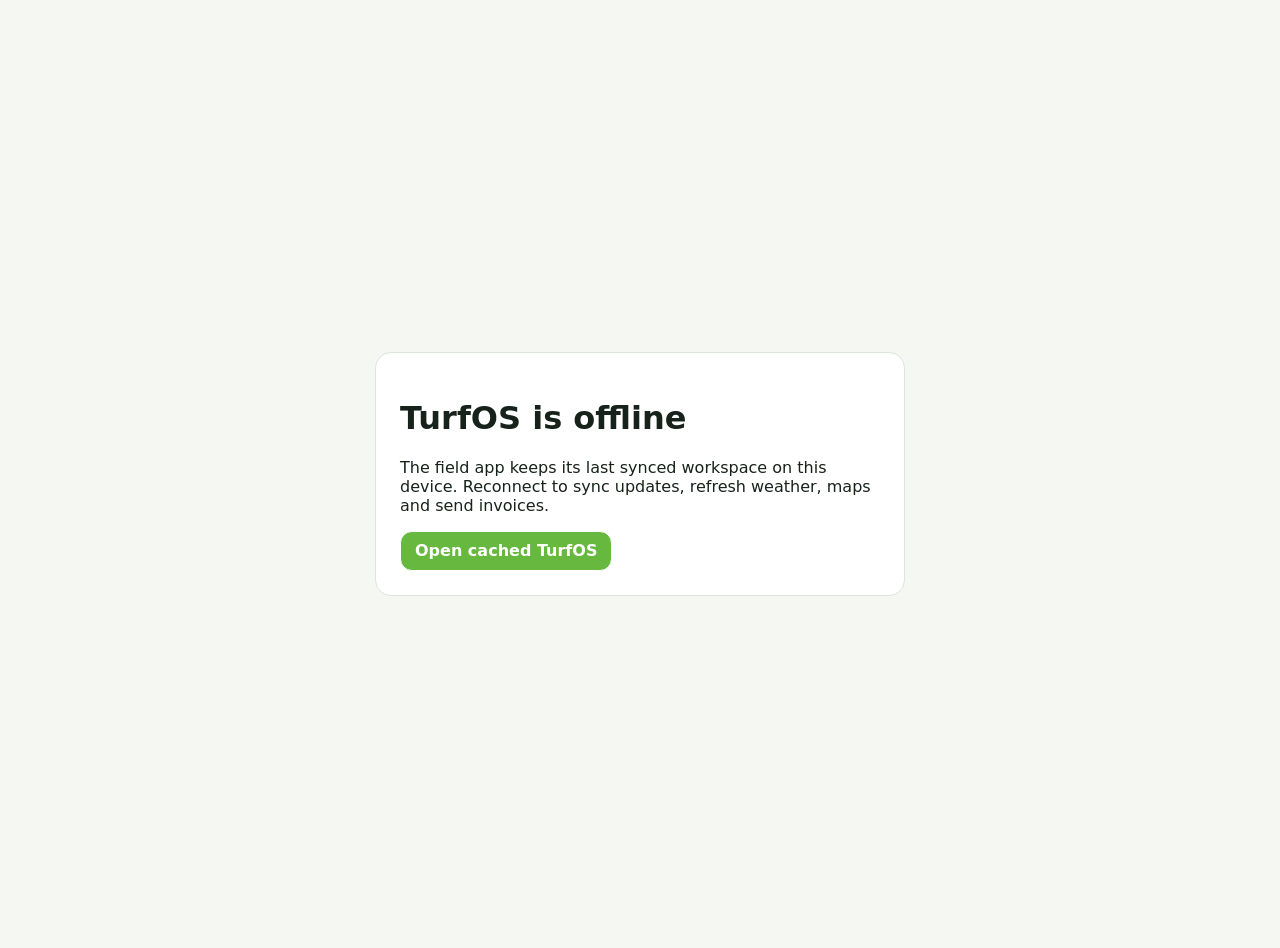
<file: demo-platform/pages/offline.html>
<!doctype html><html lang="en"><head><meta charset="utf-8"><meta name="viewport" content="width=device-width,initial-scale=1"><meta name="theme-color" content="#67B83F"><title>TurfOS Offline</title><link rel="stylesheet" href="../css/offline.css?v=20261026-interface-208"><link rel="manifest" href="../manifest.webmanifest"><link rel="apple-touch-icon" href="../assets/images/apple-touch-icon.png"><meta name="theme-color" content="#67B83F"><link rel="stylesheet" href="../css/buttons.css?v=20261026-interface-208"></head><body><div class="c"><h1>TurfOS is offline</h1><p>The field app keeps its last synced workspace on this device. Reconnect to sync updates, refresh weather, maps and send invoices.</p><a class="btn" href="app.html">Open cached TurfOS</a></div><script src="../js/pwa.js?v=20261026-interface-208"></script></body></html>
</file>
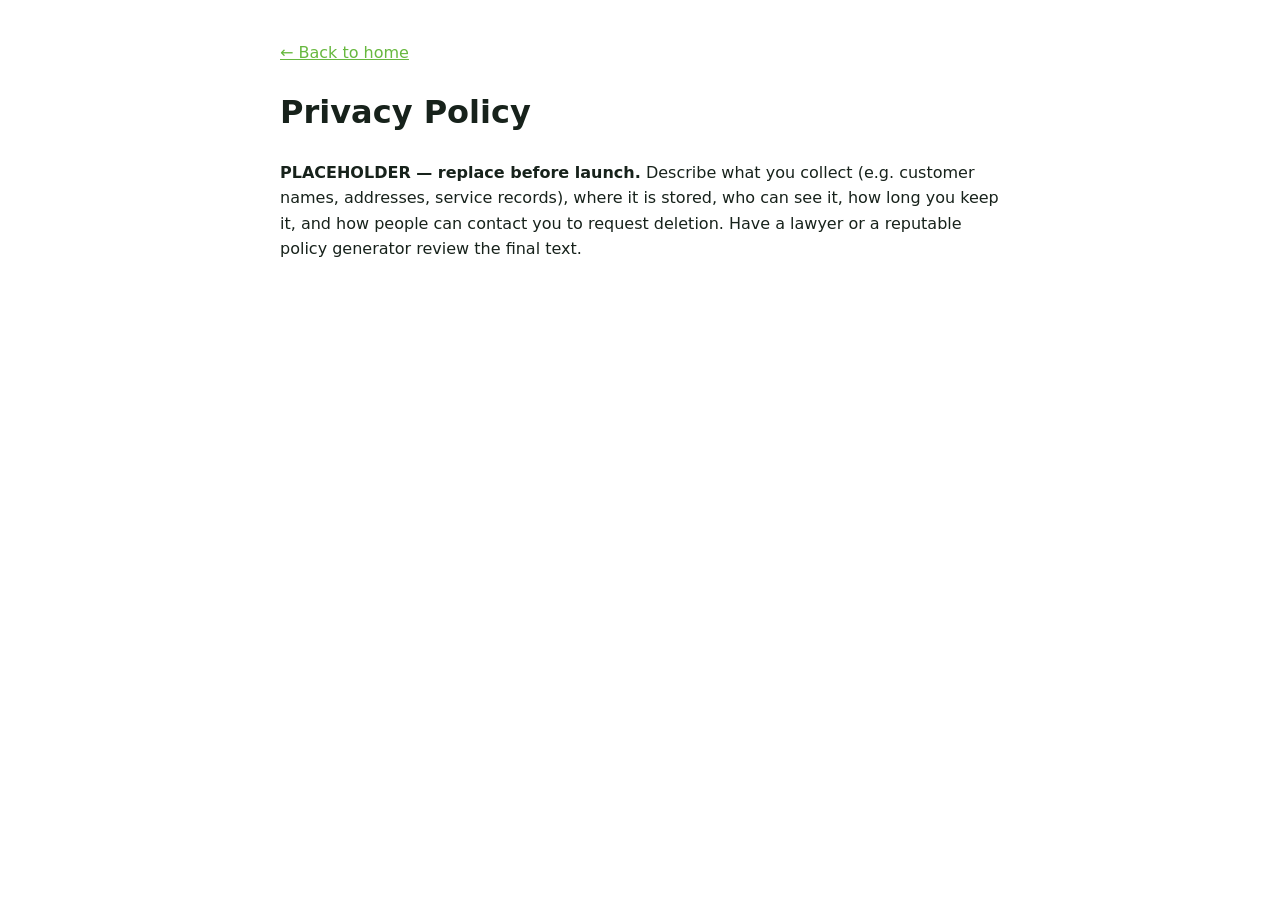
<file: demo-platform/pages/privacy.html>
<!DOCTYPE html><html lang="en"><head><meta charset="UTF-8"><meta name="viewport" content="width=device-width,initial-scale=1"><title>Privacy Policy — TurfOS</title>
<link rel="stylesheet" href="../css/privacy.css?v=20261026-interface-208"><link rel="manifest" href="../manifest.webmanifest"><link rel="apple-touch-icon" href="../assets/images/apple-touch-icon.png"><meta name="theme-color" content="#67B83F"><link rel="stylesheet" href="../css/buttons.css?v=20261026-interface-208"></head>
<body><p><a href="../index.html">← Back to home</a></p><h1>Privacy Policy</h1><p><strong>PLACEHOLDER — replace before launch.</strong> Describe what you collect (e.g. customer names, addresses, service records), where it is stored, who can see it, how long you keep it, and how people can contact you to request deletion. Have a lawyer or a reputable policy generator review the final text.</p><script src="../js/pwa.js?v=20261026-interface-208"></script></body></html>
</file>
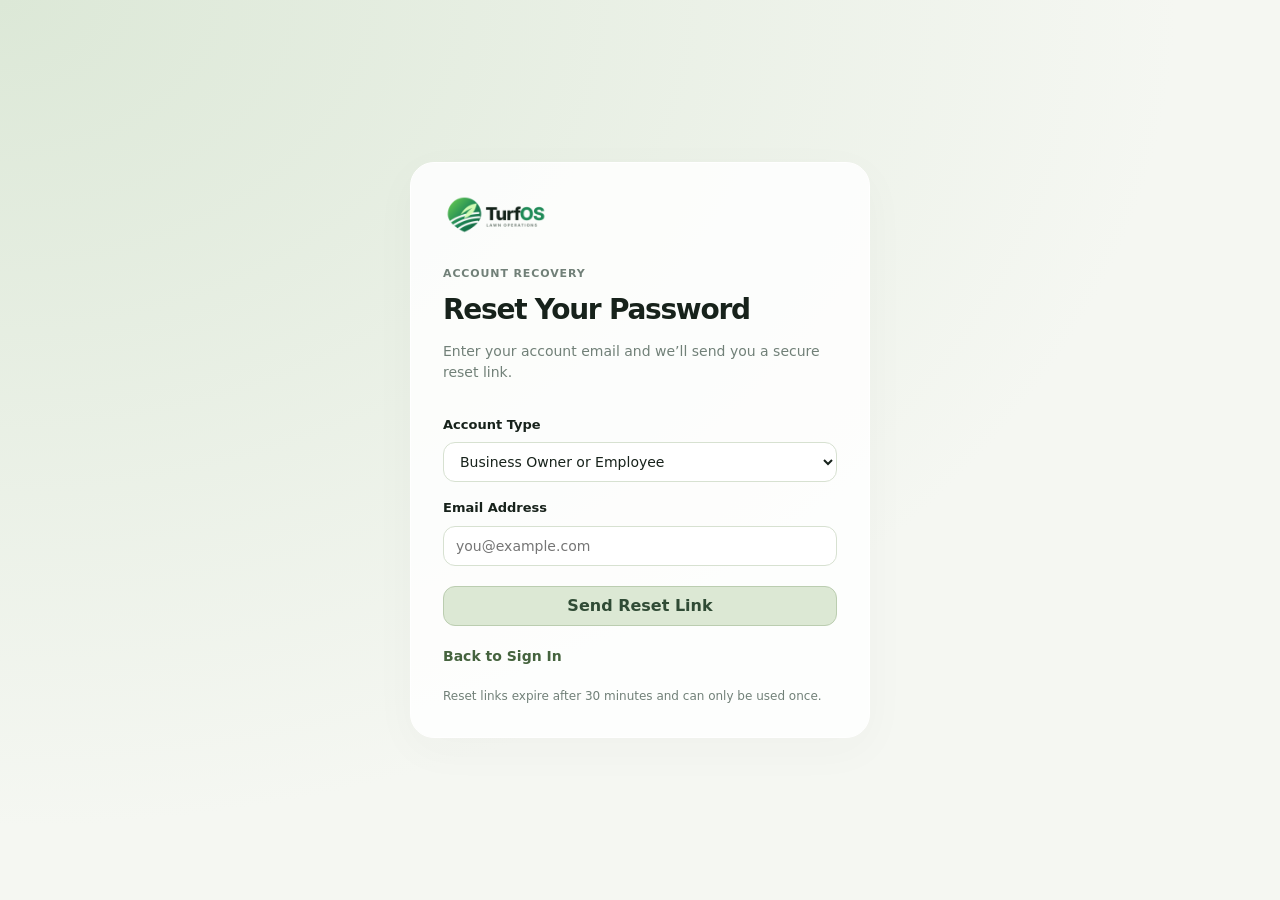
<file: demo-platform/pages/reset-password.html>
<!doctype html>
<html lang="en"><head><meta charset="utf-8"><meta name="viewport" content="width=device-width,initial-scale=1"><meta name="referrer" content="no-referrer"><title>Reset Password · TurfOS</title><link rel="stylesheet" href="../css/reset-password.css?v=20261026-interface-208"><link rel="icon" href="../assets/images/icon-192.png"><link rel="stylesheet" href="../css/buttons.css?v=20261026-interface-208"></head>
<body><main class="recovery-card"><a class="recovery-brand" href="../index.html"><img src="../assets/images/turfos-logo.png" alt="TurfOS"></a><span class="eyebrow">Account Recovery</span><h1>Reset Your Password</h1><p id="recovery-intro">Enter your account email and we’ll send you a secure reset link.</p>
<form id="request-form"><label for="account-type">Account Type</label><select id="account-type"><option value="business">Business Owner or Employee</option><option value="customer">Customer</option></select><label for="recovery-email">Email Address</label><input id="recovery-email" type="email" autocomplete="email" required placeholder="you@example.com"><button class="primary" type="submit">Send Reset Link</button></form>
<form id="reset-form" hidden><label for="new-password">New Password</label><input id="new-password" type="password" autocomplete="new-password" minlength="8" maxlength="128" required placeholder="At least 8 characters"><label for="confirm-password">Confirm New Password</label><input id="confirm-password" type="password" autocomplete="new-password" minlength="8" maxlength="128" required><button class="primary" type="submit">Save New Password</button></form>
<p id="recovery-status" role="status" aria-live="polite" hidden></p><a class="back-link" href="../index.html">Back to Sign In</a><p class="recovery-note">Reset links expire after 30 minutes and can only be used once.</p></main><script src="../js/reset-password.js?v=20261026-interface-208"></script></body></html>
</file>
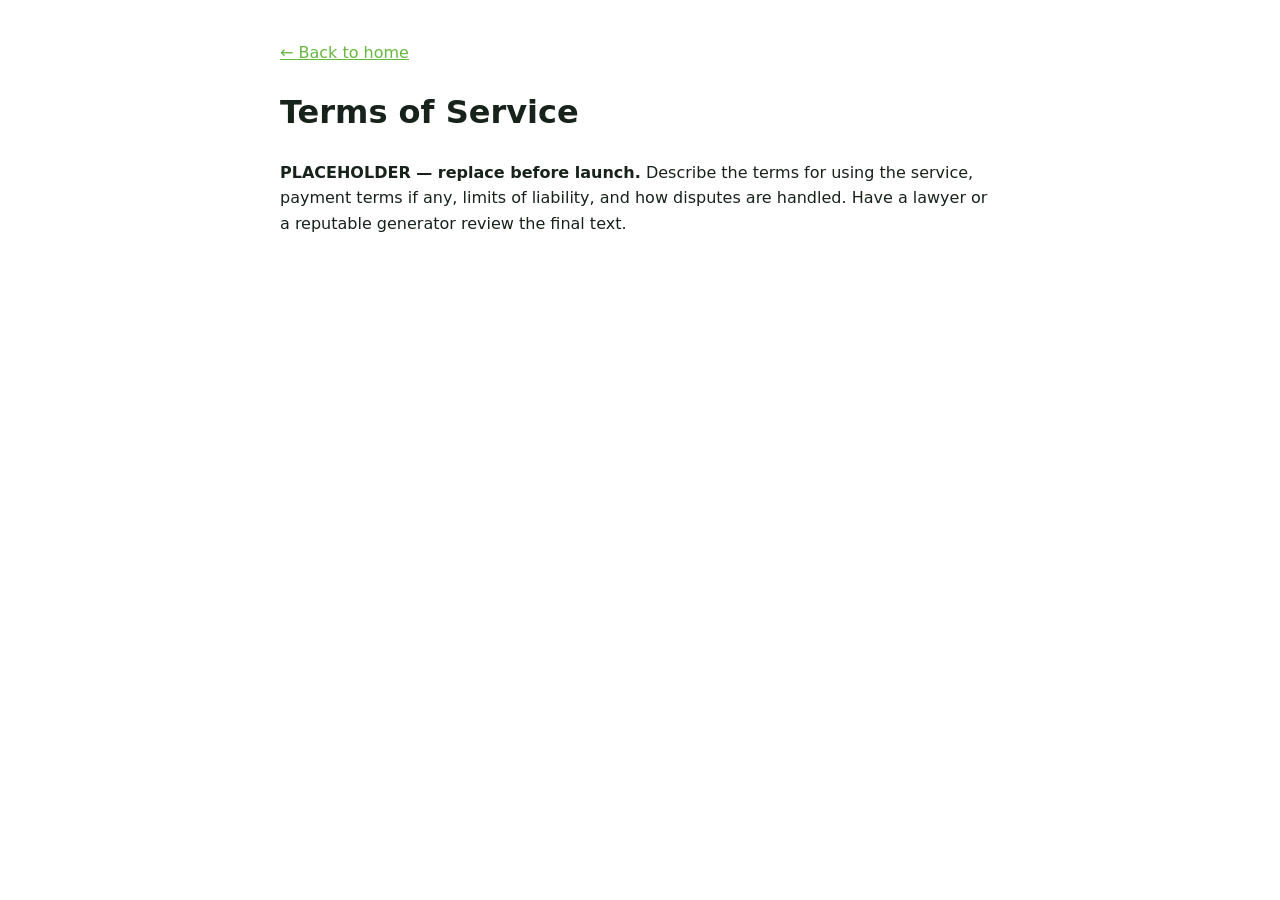
<file: demo-platform/pages/terms.html>
<!DOCTYPE html><html lang="en"><head><meta charset="UTF-8"><meta name="viewport" content="width=device-width,initial-scale=1"><title>Terms of Service — TurfOS</title>
<link rel="stylesheet" href="../css/terms.css?v=20261026-interface-208"><link rel="manifest" href="../manifest.webmanifest"><link rel="apple-touch-icon" href="../assets/images/apple-touch-icon.png"><meta name="theme-color" content="#67B83F"><link rel="stylesheet" href="../css/buttons.css?v=20261026-interface-208"></head>
<body><p><a href="../index.html">← Back to home</a></p><h1>Terms of Service</h1><p><strong>PLACEHOLDER — replace before launch.</strong> Describe the terms for using the service, payment terms if any, limits of liability, and how disputes are handled. Have a lawyer or a reputable generator review the final text.</p><script src="../js/pwa.js?v=20261026-interface-208"></script></body></html>
</file>
<file: styles/global.css>
:root{--bg:#F5F7F2;--surface:#ffffffc4;--ink:#17221B;--muted:#718078;--line:#DDE4DB;--sage:#DCE8D4;--sage-border:#BBCDB0;--sage-ink:#304B35;--green:#67B83F;--radius:24px;--sans:Inter,system-ui,-apple-system,BlinkMacSystemFont,'Segoe UI',sans-serif}*{box-sizing:border-box}html{scroll-behavior:smooth;scroll-padding-top:100px}body{margin:0;background:radial-gradient(ellipse at 3% 2%,#e0ebdb 0,transparent 28%),var(--bg);font:16px/1.6 var(--sans);color:var(--ink);-webkit-font-smoothing:antialiased}a{color:inherit}img{display:block;max-width:100%;height:auto}button,input,textarea,select{font:inherit;color:inherit}button,a,input,select,textarea{-webkit-tap-highlight-color:transparent}button{cursor:pointer}svg{width:20px;height:20px;flex:0 0 20px}h1,h2,h3,p{margin-top:0;overflow-wrap:break-word}h1,h2,h3{font-weight:550;letter-spacing:-.045em}h1{font-size:clamp(44px,5.5vw,76px);line-height:1.06;margin:14px 0 24px}h2{font-size:clamp(30px,3.5vw,48px);line-height:1.15;margin:12px 0 20px}h3{font-size:21px;line-height:1.3;margin:18px 0 10px}h1 span,h2 span{color:#6c8263}p{color:var(--muted);line-height:1.7}button:disabled{opacity:.5;cursor:not-allowed}:focus-visible{outline:3px solid #9cb98c77;outline-offset:4px}[hidden]{display:none!important}.container{width:min(1320px,calc(100% - 96px));margin-inline:auto}.section{padding:78px 0}.eyebrow{font-size:11px;font-weight:650;letter-spacing:.11em;text-transform:uppercase;color:#68815e;margin:0 0 14px}.skip-link{position:fixed;top:8px;left:8px;transform:translateY(-150%);z-index:100;background:white;padding:12px}.skip-link:focus{transform:none}.site-nav{display:flex;align-items:center;gap:30px;min-height:76px;margin-top:20px;padding:10px 14px 10px 20px;border:1px solid #ffffffd9;border-radius:20px;background:#ffffffb8;backdrop-filter:blur(20px);position:relative;z-index:20}.logo{display:block;flex-shrink:0;text-decoration:none}.logo img{width:146px;height:50px;object-fit:contain;object-position:left center}.desktop-links{display:flex;align-items:center;gap:26px;margin-left:auto}.desktop-links a{font-size:14px;font-weight:550;color:#718078;text-decoration:none}.desktop-links a:hover,.desktop-links a[aria-current]{color:#17221b}.button{display:inline-flex;align-items:center;justify-content:center;gap:8px;min-height:40px;height:40px;padding:0 14px;border:1px solid var(--line);border-radius:12px;background:#fff;color:var(--ink);font-size:16px;font-weight:600;line-height:20px;text-decoration:none;white-space:nowrap;box-shadow:none;transition:background .15s,border-color .15s}.button.primary{background:var(--sage);border-color:var(--sage-border);color:var(--sage-ink)}.button:hover{background:#eef4e9;border-color:#a9c19d}.button.primary:hover{background:#cfdfc5}.button svg{width:18px;height:18px;flex-basis:18px}.menu-toggle{display:none;align-items:center;justify-content:center;width:40px;height:40px;background:#fff;border:1px solid var(--line);border-radius:12px}.mobile-navigation{position:absolute;left:0;right:0;top:106px;display:grid;padding:12px;border:1px solid var(--line);border-radius:18px;background:#fffffff5;z-index:25;box-shadow:0 12px 30px #17221b0a}.mobile-navigation>a{padding:12px;text-decoration:none;border-radius:10px}.mobile-navigation>a:hover{background:#edf3e8}.mobile-navigation .button{margin-top:8px}.actions{display:flex;align-items:center;gap:12px;flex-wrap:wrap;margin-top:26px}.home-hero{display:grid;grid-template-columns:1fr 1fr;gap:70px;align-items:center;padding:88px 0 64px}.hero-copy>p:not(.eyebrow){max-width:510px;font-size:18px;line-height:1.75}.hero-note{font-size:12px;color:#83907d;margin-top:24px}.hero-scene{position:relative;min-width:0;padding:0 0 70px 0}.hero-photo{width:100%;height:510px;object-fit:cover;border-radius:30px;filter:saturate(.75)}.scene-badge{position:absolute;top:20px;left:20px;right:20px;width:max-content;max-width:calc(100% - 40px);font-size:12px;color:#47603e;background:#ffffffdf;padding:9px 13px;border:1px solid #ffffffed;border-radius:12px}.panel{background:var(--surface);border:1px solid #ffffffed;border-radius:var(--radius);box-shadow:0 6px 26px #233e2304}.scene-card{position:absolute;bottom:0;left:28px;right:28px;backdrop-filter:blur(22px);padding:22px}.scene-heading{display:flex;align-items:center;gap:12px;padding-bottom:15px}.scene-heading>div{display:grid;gap:3px}.scene-heading strong{font-size:16px;font-weight:600}.scene-heading>div>span{font-size:11px;color:var(--muted)}.icon-box,.feature-icon{display:inline-grid;place-items:center;width:40px;height:40px;border-radius:12px;background:#e8f0e1;color:#67835b}.scene-detail{display:flex;justify-content:space-between;gap:16px;padding:10px 0;border-top:1px solid var(--line);font-size:12px}.scene-detail>span:last-child{color:#67835b}.section-heading{display:grid;grid-template-columns:1.2fr .8fr;gap:100px;align-items:end;margin-bottom:32px}.section-heading h2{margin-bottom:0}.section-heading>p{max-width:440px;margin-bottom:2px}.feature-grid{display:grid;grid-template-columns:repeat(3,minmax(0,1fr));gap:18px}.feature-card{padding:26px;min-width:0}.feature-card p{font-size:14px;margin-bottom:0}.feature-card h3{font-size:20px}.text-link{display:inline-block;font-size:14px;font-weight:600;color:#57714d;margin-top:24px;text-decoration:none}.text-link:hover{text-decoration:underline}.ai-feature{display:grid;grid-template-columns:1fr 1fr;gap:70px;align-items:center;padding:46px;background:linear-gradient(130deg,#ffffffdf,#e9f1e2cc)}.ai-feature-copy>p:not(.eyebrow){font-size:15px;max-width:470px}.ai-spark{display:grid;place-items:center;width:46px;height:46px;background:#dce8d4;border-radius:14px;color:#5a754d;margin-bottom:24px}.ai-spark svg{width:26px;height:26px}.conversation{display:grid;gap:18px;padding:20px 0}.sample-label{font-size:11px;color:#83907a;letter-spacing:.04em}.chat{padding:18px 20px;font-size:14px;line-height:1.65;border-radius:18px;border:1px solid #e2e9dd}.chat.user{background:#e3eddc;max-width:94%;justify-self:end}.chat.assistant{background:#ffffffbe}.chat.assistant>span{display:block;font-size:12px;font-weight:600;color:#67835b;margin-bottom:8px}.sample-compose{display:flex;justify-content:space-between;align-items:center;gap:10px;background:#ffffffca;border:1px solid #d9e4d1;border-radius:14px;padding:15px;font-size:12px;color:#8a9583;margin-top:10px}.sample-compose>span{display:grid;place-items:center;background:#dce8d4;width:30px;height:30px;border-radius:9px;color:#57714b}.role-grid{display:grid;grid-template-columns:repeat(3,minmax(0,1fr));gap:18px}.role-card{padding:28px}.role-card>span{font-size:11px;color:#829078}.role-card p{font-size:14px;margin-bottom:0}.workflow-section{border-top:1px solid var(--line)}.workflow{display:grid;grid-template-columns:repeat(4,minmax(0,1fr));padding:0;list-style:none;gap:32px;margin-top:34px}.workflow li{display:grid;align-content:start;gap:12px}.workflow b{font-size:12px;color:#91a384;font-weight:500}.workflow strong{font-size:16px;font-weight:600}.workflow span{font-size:13px;color:var(--muted)}.closing-panel{padding:40px 44px;display:flex;align-items:center;justify-content:space-between;gap:40px;background:#eaf1e3aa;border:1px solid #d7e4cc;border-radius:24px}.closing-panel h2{margin-bottom:14px}.closing-panel p:last-child{margin-bottom:0}.closing-panel .actions{flex-shrink:0;margin:0}.site-footer{display:grid;grid-template-columns:1fr auto auto;gap:60px;padding:50px 0 24px;border-top:1px solid var(--line);margin-top:32px}.site-footer p{font-size:13px;margin:16px 0 0}.footer-column{display:flex;flex-direction:column;gap:10px;min-width:110px}.footer-column h2{font-size:13px;letter-spacing:0;font-weight:600;margin:8px 0}.footer-column a{font-size:13px;color:var(--muted);text-decoration:none}.footer-column a:hover{color:var(--ink)}.footer-bottom{grid-column:1/-1;display:flex;justify-content:space-between;align-items:center;font-size:11px;color:#899482;border-top:1px solid var(--line);padding-top:22px}.footer-bottom>div{display:flex;gap:22px}.footer-bottom a{text-decoration:none}.page-intro{padding:86px 0 35px}.page-intro h1{max-width:1000px}.intro-copy{max-width:740px;font-size:18px}.feature-directory{padding-top:40px}.configuration-note{font-size:12px;line-height:1.7;margin:22px 0 0;max-width:900px}.two-column{display:grid;grid-template-columns:1fr 1fr;gap:70px;align-items:center}.two-column p{max-width:570px}.map-preview{position:relative;overflow:hidden}.map-preview>img{width:100%;height:380px;object-fit:cover;filter:saturate(.7)}.map-caption{position:absolute;top:16px;left:16px;background:#ffffffe0;padding:6px 10px;border-radius:8px;font-size:11px;color:var(--muted)}.map-step-list{display:grid;gap:12px;padding:22px}.map-step-list>span{display:flex;align-items:center;gap:10px;font-size:13px}.map-step-list b{display:grid;place-items:center;width:26px;height:26px;background:#e8f0e1;border-radius:50%;font-size:11px;font-weight:600;color:#5d7852}.pricing-grid{display:grid;grid-template-columns:1fr 1fr;gap:22px;padding-top:35px}.plan-card{padding:32px}.plan-card h2{font-size:30px}.plan-card>.button{width:100%}.plan-price{font-size:24px;font-weight:500;letter-spacing:-.03em;margin:30px 0 22px}.check-list{padding:22px 0 0;margin:28px 0 0;list-style:none;border-top:1px solid var(--line)}.check-list li{position:relative;padding:8px 0 8px 24px;font-size:14px;color:var(--muted)}.check-list li::before{content:'✓';position:absolute;left:0;color:#81996e}.faq-section{display:grid;grid-template-columns:.9fr 1.1fr;gap:80px;align-items:start}.faq-list details{border-bottom:1px solid var(--line);padding:20px 0}.faq-list summary{font-weight:550;font-size:15px;cursor:pointer}.faq-list p{font-size:14px;margin:14px 0 0}.team-section .section-label{font-size:11px;text-transform:uppercase;letter-spacing:.1em;color:#68815e}.team-heading{display:grid;grid-template-columns:1fr .7fr;gap:30px;align-items:end;margin-bottom:28px}.team-heading h2{margin-bottom:0}.team-grid{display:grid;grid-template-columns:1fr 1fr;gap:22px}.team-card{padding:28px;background:var(--surface);border:1px solid white;border-radius:24px}.team-avatar{width:220px;max-width:100%;aspect-ratio:1;overflow:hidden;border-radius:50%;background:#fff}.team-avatar img{width:100%;height:100%;object-fit:cover;object-position:center top}.team-card h3{font-size:23px;margin-bottom:6px}.team-role{font-size:12px;color:#7b9070;margin-bottom:16px}.team-bio{font-size:14px;margin:0}.contact-layout{display:grid;grid-template-columns:1fr 1fr;gap:70px;align-items:start;padding-top:32px}.contact-info h2{font-size:34px}.contact-info>p{max-width:500px}.email-link{display:inline-block;color:#58734c;text-decoration:none;overflow-wrap:anywhere;font-weight:500;margin:12px 0 26px}.contact-note{padding:24px;margin-top:18px}.contact-note h3{margin-top:0;font-size:19px}.contact-note p{font-size:14px}.contact-form{padding:30px;display:grid;gap:18px}.contact-form h2{font-size:25px;margin:0 0 6px}.contact-form label{display:grid;gap:7px;font-size:13px;font-weight:550}.contact-form input,.contact-form select,.contact-form textarea,.demo-content input,.demo-content select{display:block;width:100%;border:1px solid #d4dfce;border-radius:12px;background:#ffffffd9;padding:9px 12px;font-size:15px;min-width:0}.contact-form input,.contact-form select,.demo-content input,.demo-content select{height:40px}.contact-form textarea{resize:vertical;min-height:130px;line-height:1.6}.form-pair{display:grid;grid-template-columns:1fr 1fr;gap:16px}.contact-form .button{width:100%;margin-top:2px}.field-help{font-size:12px;line-height:1.6;color:#83907b;margin:12px 0 0}.contact-form .field-help{margin:0}.form-status{padding:12px 14px;background:#e9f1e2;border-radius:12px;font-size:13px;margin:0}.demo-section{padding-top:26px}.demo-workspace{overflow:hidden}.demo-topbar{display:flex;justify-content:space-between;align-items:center;padding:18px 24px;border-bottom:1px solid var(--line);gap:20px}.demo-topbar>div{display:grid;gap:2px}.demo-topbar strong{font-size:16px;font-weight:550}.demo-topbar>div>span{font-size:11px;color:var(--muted)}.demo-layout{display:grid;grid-template-columns:200px minmax(0,1fr);min-height:520px}.demo-tabs{padding:16px 12px;background:#eaf1e32b;border-right:1px solid var(--line);display:grid;align-content:start;gap:6px}.demo-tabs>button{display:flex;align-items:center;gap:10px;width:100%;padding:12px;border:0;border-radius:12px;text-align:left;background:transparent;font-size:14px;font-weight:550;color:#718078}.demo-tabs>button[aria-pressed=true],.demo-tabs>button:hover{background:#e3edda;color:#304b35}.demo-tabs svg{width:18px;height:18px}.demo-content{padding:28px;min-width:0}.demo-content h2{font-size:26px;margin:0 0 8px}.demo-description{font-size:13px;margin:0 0 24px}.demo-toolbar{display:flex;align-items:end;gap:12px;margin-bottom:20px;flex-wrap:wrap}.demo-toolbar label{display:grid;gap:6px;min-width:0;font-size:12px}.demo-toolbar label.grow{flex:1}.demo-record{border:1px solid var(--line);border-radius:16px;padding:18px;margin-top:12px;background:#ffffffb3;display:flex;align-items:center;justify-content:space-between;gap:16px}.demo-record h3{font-size:16px;margin:0 0 6px;letter-spacing:-.02em}.demo-record p{font-size:12px;margin:0}.demo-record .button{font-size:14px}.tag{display:inline-flex;align-items:center;justify-content:center;min-width:80px;padding:4px 9px;border-radius:99px;background:#e7efdf;color:#668752;font-size:11px;font-weight:600}.tag.processing{background:#faf1df;color:#94793c}.demo-table-wrap{overflow-x:auto}.demo-table{width:100%;border-collapse:collapse;font-size:13px;min-width:570px}.demo-table th,.demo-table td{text-align:left;padding:15px 10px;border-bottom:1px solid var(--line);vertical-align:middle}.demo-table th{font-size:11px;font-weight:550;color:#718078}.demo-table td small{display:block;color:#83907a;font-size:11px;line-height:1.6}.demo-ai{max-width:630px;margin:auto}.demo-ai .ai-spark{margin-top:16px}.demo-prompts{display:flex;gap:8px;flex-wrap:wrap;margin-top:20px}.demo-prompts .button{font-size:13px}.demo-map{position:relative;overflow:hidden;border-radius:16px;border:1px solid var(--line)}.demo-map>img{width:100%;height:300px;object-fit:cover;filter:saturate(.7)}.demo-map .map-caption{top:12px;left:12px}.demo-map-footer{padding:16px;display:flex;gap:16px;justify-content:space-between;align-items:center;flex-wrap:wrap}.demo-map-footer p{margin:0;font-size:12px}.demo-message{font-size:13px;padding:14px 16px;background:#e8f0e1;border-radius:12px;margin-top:18px;color:#47603e}
@media(min-width:1500px){.home-hero{padding-top:100px;padding-bottom:90px}.hero-photo{height:550px}}
@media(max-width:1050px){.container{width:calc(100% - 48px)}.home-hero{gap:36px}.hero-photo{height:450px}.desktop-links{gap:18px}.site-nav{gap:20px}.section-heading{gap:40px}.ai-feature{gap:35px;padding:32px}.closing-panel{padding:32px}.closing-panel .actions{flex-direction:column;align-items:stretch}.feature-grid{grid-template-columns:repeat(2,minmax(0,1fr))}.contact-layout{gap:36px}}
@media(max-width:800px){.desktop-links,.nav-signin{display:none}.menu-toggle{display:flex;margin-left:auto}.home-hero{grid-template-columns:1fr;padding:60px 0 35px;gap:42px}.hero-copy{max-width:620px}.hero-copy h1 br:nth-of-type(2){display:none}.hero-photo{height:480px}.hero-scene{max-width:650px;width:100%;justify-self:center}.section{padding:54px 0}.section-heading,.two-column,.faq-section,.contact-layout{grid-template-columns:1fr;gap:28px}.section-heading>p{max-width:650px}.ai-feature{grid-template-columns:1fr;gap:20px}.conversation{padding-top:0}.role-grid{grid-template-columns:1fr}.role-card{padding:24px}.role-card h3{margin-top:12px}.workflow{grid-template-columns:1fr 1fr;gap:26px}.closing-panel{align-items:start;flex-direction:column;gap:25px}.closing-panel .actions{flex-direction:row}.page-intro{padding:60px 0 20px}.pricing-grid{grid-template-columns:1fr}.team-heading{grid-template-columns:1fr;gap:14px}.site-footer{gap:30px}.demo-layout{grid-template-columns:1fr}.demo-tabs{display:flex;overflow-x:auto;border-right:0;border-bottom:1px solid var(--line);padding:10px}.demo-tabs>button{flex:0 0 auto;width:auto;padding:10px}.demo-tabs>button>span{white-space:nowrap}.demo-content{padding:22px}.contact-info h2{font-size:30px}}
@media(max-width:520px){.container{width:calc(100% - 32px)}.site-nav{min-height:66px;margin-top:12px;padding:6px 10px 6px 14px;border-radius:17px}.logo img{width:130px;height:46px}.mobile-navigation{top:90px}.home-hero{padding-top:44px}.hero-copy h1{font-size:49px}.hero-copy>p:not(.eyebrow){font-size:16px}.actions{gap:10px}.hero-copy .actions{display:grid;grid-template-columns:1fr}.hero-copy .button{width:100%}.hero-note{margin-top:18px}.hero-photo{height:370px;border-radius:24px}.hero-scene{padding-bottom:90px}.scene-card{left:12px;right:12px;padding:18px}.scene-badge{top:14px;left:14px;font-size:10px}.scene-heading strong{font-size:14px}.scene-detail{font-size:11px}.feature-grid,.team-grid{grid-template-columns:1fr}.feature-card{padding:24px}.ai-feature{padding:24px}.conversation{gap:14px}.chat{padding:15px;font-size:13px}.role-grid{gap:14px}.workflow{gap:24px 18px}.workflow strong{font-size:14px}.workflow span{font-size:12px}.closing-panel{padding:26px}.closing-panel .actions{display:grid;width:100%;grid-template-columns:1fr}.closing-panel .button{width:100%}.site-footer{grid-template-columns:1fr 1fr;gap:28px;padding-top:32px}.site-footer>div:first-child{grid-column:1/-1}.footer-bottom{flex-direction:column;align-items:start;gap:14px}.page-intro h1{font-size:43px}.intro-copy{font-size:16px}.page-intro .actions{align-items:stretch;flex-direction:column}.plan-card{padding:24px}.plan-price{font-size:23px}.form-pair{grid-template-columns:1fr;gap:18px}.contact-form{padding:22px}.email-link{font-size:14px}.demo-topbar{padding:16px;align-items:start}.demo-topbar .sample-label{font-size:10px}.demo-content{padding:18px 14px}.demo-record{flex-wrap:wrap;padding:15px}.demo-record .button{width:100%}.demo-toolbar>label{width:100%}.demo-prompts{display:grid}.demo-prompts .button{width:100%;font-size:13px;white-space:normal;height:auto;min-height:40px;padding:9px 12px}.team-avatar{width:200px}}
@media(prefers-reduced-motion:reduce){html{scroll-behavior:auto}*,*::before,*::after{animation:none!important;transition:none!important}}
</file>
<file: demo-platform/css/offline.css>
body{margin:0;font-family:system-ui;background:#F5F7F2;color:#17221B;display:grid;min-height:100vh;place-items:center;padding:24px}.c{max-width:480px;background:#FFFFFF;border:1px solid #DDE4DB;border-radius:16px;padding:24px}a{display:inline-block;background:#67B83F;color:#FFFFFF;text-decoration:none;padding:10px 14px;border-radius:9px;font-weight:700}
</file>
<file: demo-platform/css/buttons.css>
/* Shared action-button geometry, based on New Invoice. Colors express purpose. */
:root{--button-height:40px;--button-radius:12px;--button-font-size:16px;--button-weight:600;--button-line-height:20px;--button-padding-x:14px;--button-gap:8px;--button-focus:#9CB98C66}
:is(.btn,.reset-password-link,.recovery-card button,.ux-more-actions>summary,.modebar button,.authpanel .tabs button,a.button){display:inline-flex!important;align-items:center!important;justify-content:center!important;gap:var(--button-gap)!important;box-sizing:border-box!important;min-height:var(--button-height)!important;height:var(--button-height)!important;max-height:none!important;padding:0 var(--button-padding-x)!important;border-style:solid!important;border-width:1px!important;border-radius:var(--button-radius)!important;font-family:inherit!important;font-size:var(--button-font-size)!important;font-weight:var(--button-weight)!important;line-height:var(--button-line-height)!important;letter-spacing:normal!important;text-decoration:none!important;white-space:nowrap!important;box-shadow:none!important;cursor:pointer;vertical-align:middle;transition:background-color .15s ease,border-color .15s ease,color .15s ease!important}
:is(.btn,.reset-password-link,.recovery-card button,.ux-more-actions>summary,.modebar button):focus-visible{outline:3px solid var(--button-focus)!important;outline-offset:2px!important}
:is(.btn,.recovery-card button,.modebar button):disabled{opacity:.5;cursor:not-allowed}
:is(.btn,.reset-password-link,.recovery-card button,.modebar button) svg{width:18px;height:18px;flex:0 0 18px}
.ux-more-actions>summary{margin:0!important;list-style:none}
.ux-more-actions>summary::-webkit-details-marker{display:none}
.ux-more-actions>summary::after{margin:0!important;font-size:12px}
#customers>.top>.customer-main-actions>button.btn,#customers>.top>.customer-main-actions>button.btn.primary{height:var(--button-height)!important;min-height:var(--button-height)!important;max-height:var(--button-height)!important;padding:0 var(--button-padding-x)!important;font-size:var(--button-font-size)!important}
/* Choice tiles retain room for their explanatory text. */
.owner-mode-options>.btn{height:auto!important;min-height:var(--button-height)!important;padding:16px!important;white-space:normal!important;align-items:flex-start!important}
.owner-mode-options>.btn .small{font-size:12px;font-weight:400;line-height:1.5}
#property-setup .setup-topline>.btn::after{content:none!important}
.choice .go{display:flex;align-items:center;justify-content:space-between;min-height:var(--button-height);border-radius:var(--button-radius);font-size:var(--button-font-size);font-weight:var(--button-weight);line-height:var(--button-line-height);padding:9px var(--button-padding-x)}
@media(max-width:640px){:is(.actions,.map-quick-actions,.map-address-row,.topright){row-gap:8px}#customers>.top>.customer-main-actions>button.btn{width:100%!important;min-width:0!important}.billing-row-actions{gap:8px}.map-method-grid{grid-template-columns:1fr!important}#map .map-edit-tools .map-quick-actions{flex-wrap:wrap!important}#map .map-edit-tools .btn{flex-basis:100%!important}}
@media(prefers-reduced-motion:reduce){:is(.btn,.reset-password-link,.recovery-card button,.ux-more-actions>summary,.modebar button){transition:none!important}}
:is(.map-setup-nav>button,.ux-settings-nav>button,.ux-property-context nav>button){box-sizing:border-box;min-height:var(--button-height);height:var(--button-height);padding:0 var(--button-padding-x);border-width:1px;border-style:solid;border-radius:var(--button-radius)!important;font-family:inherit;font-size:var(--button-font-size);font-weight:var(--button-weight);line-height:var(--button-line-height);box-shadow:none!important}
#ai .ai-suggestions button,.health-alert-item{border-radius:var(--button-radius)!important;border-width:1px;box-shadow:none!important}
#ai .ai-suggestions strong{font-size:var(--button-font-size)!important;font-weight:var(--button-weight)!important}
/* Inputs and selects share the action-button height; labels sit above controls. */
input:not([type=checkbox]):not([type=radio]):not([type=range]):not([type=file]):not([type=hidden]):not([type=color]),select{box-sizing:border-box!important;height:var(--button-height)!important;min-height:var(--button-height)!important;max-height:var(--button-height)!important;border-radius:var(--button-radius)!important;line-height:var(--button-line-height)!important;padding-top:0!important;padding-bottom:0!important}
.top>.topright{align-items:flex-end!important;gap:12px!important;flex-wrap:wrap}
.top>.topright>label{display:grid!important;grid-template-columns:minmax(0,1fr);gap:7px!important;margin:0!important;line-height:18px;min-width:0}
.top>.topright>label>select,.top>.topright>label>input{width:100%;margin:0!important}
#history>.top>.topright{display:flex;align-items:flex-end;gap:12px;flex-wrap:wrap;max-width:100%}
#history>.top>.topright>label{flex:0 1 280px;min-width:200px;text-align:left;font-size:12px}
#history>.top>.topright>.btn{flex:0 0 auto;margin:0}
@media(max-width:640px){#history>.top>.topright{display:grid;grid-template-columns:minmax(0,1fr) auto;width:100%;align-items:end!important}#history>.top>.topright>label{min-width:0;width:100%}#history>.top>.topright>.btn{width:auto;min-width:0}}
@media(max-width:360px){#history>.top>.topright{grid-template-columns:minmax(0,1fr)}#history>.top>.topright>.btn{width:100%}}
@media(min-width:641px){#history>.top>.topright{width:max-content;flex-shrink:0;flex-wrap:nowrap!important}#history>.top>.topright>label{flex:0 0 280px}}
</file>
<file: demo-platform/css/privacy.css>
body{font-family:system-ui,sans-serif;max-width:720px;margin:40px auto;padding:0 22px;line-height:1.6;color:#17221B}a{color:#67B83F}@media(prefers-color-scheme:dark){body{background:#F5F7F2;color:#17221B}a{color:#67B83F}}
</file>
<file: demo-platform/css/terms.css>
body{font-family:system-ui,sans-serif;max-width:720px;margin:40px auto;padding:0 22px;line-height:1.6;color:#17221B}a{color:#67B83F}@media(prefers-color-scheme:dark){body{background:#F5F7F2;color:#17221B}a{color:#67B83F}}
</file>
